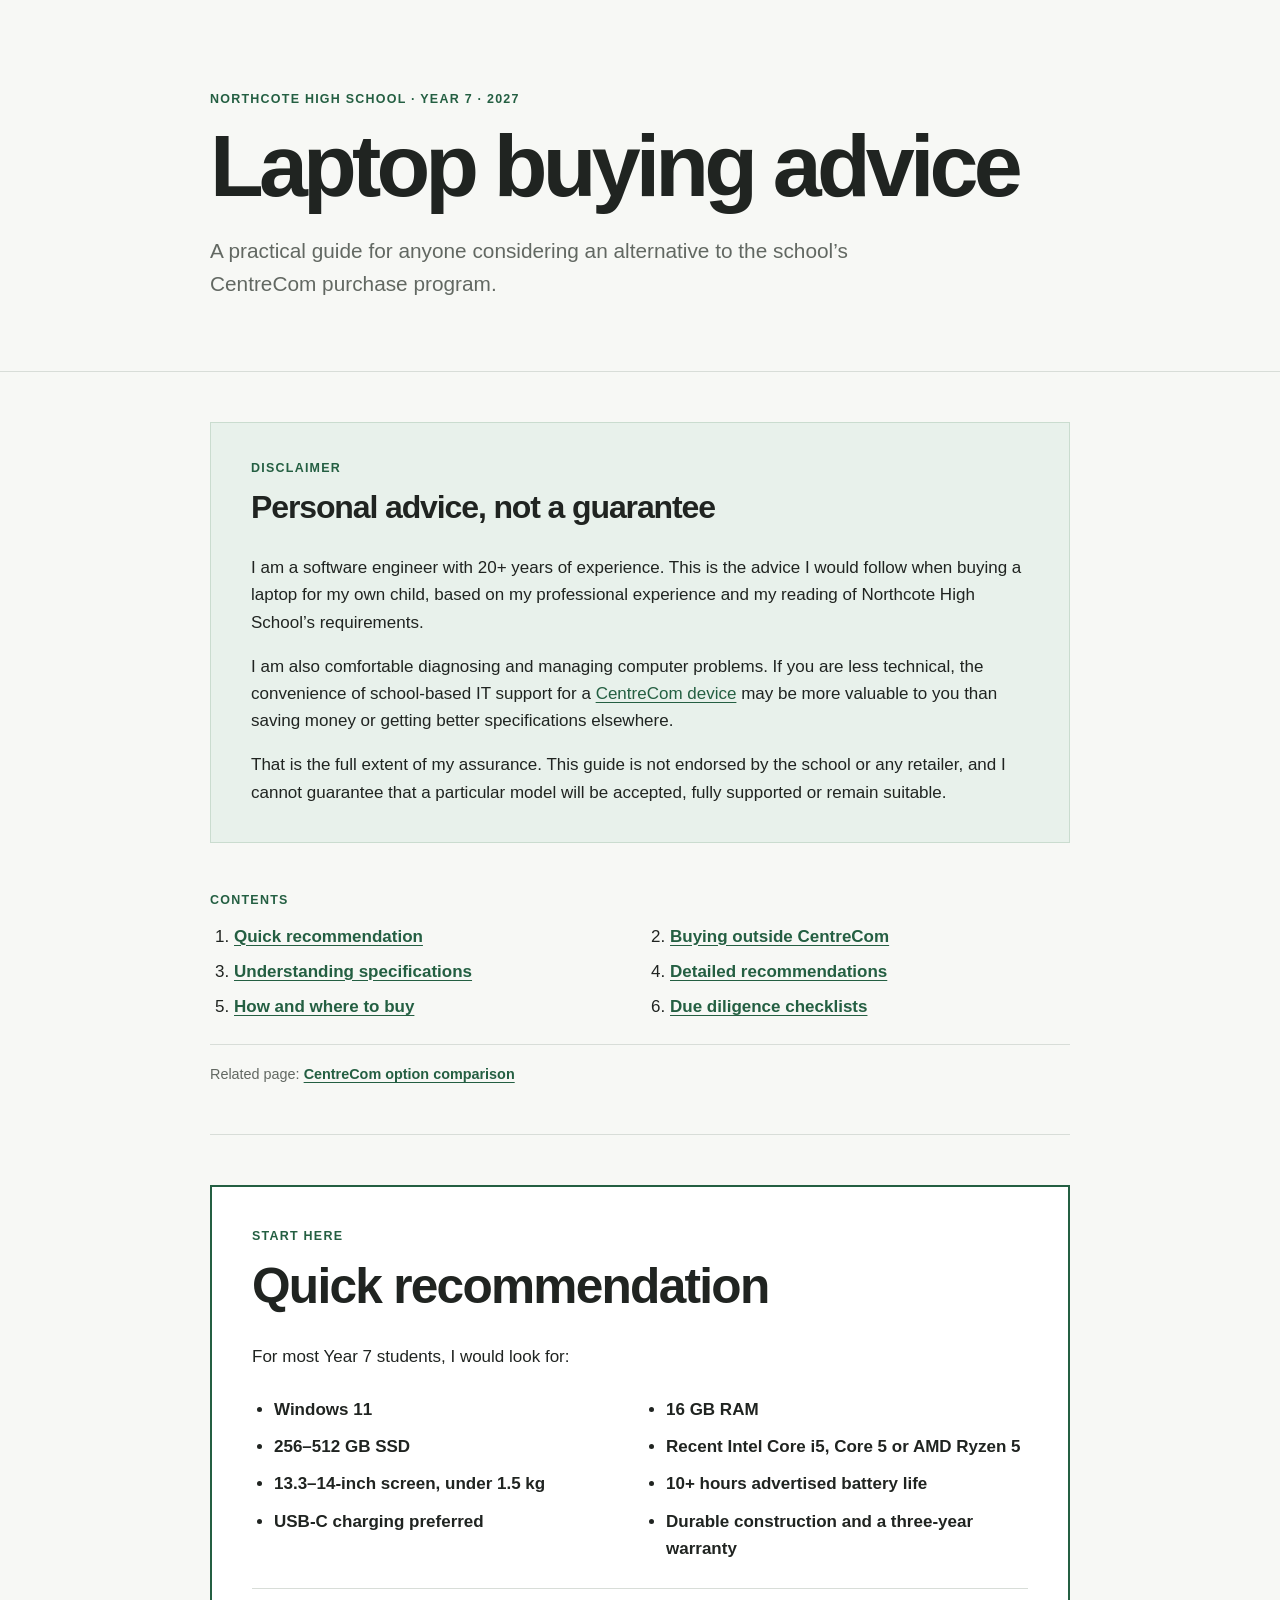
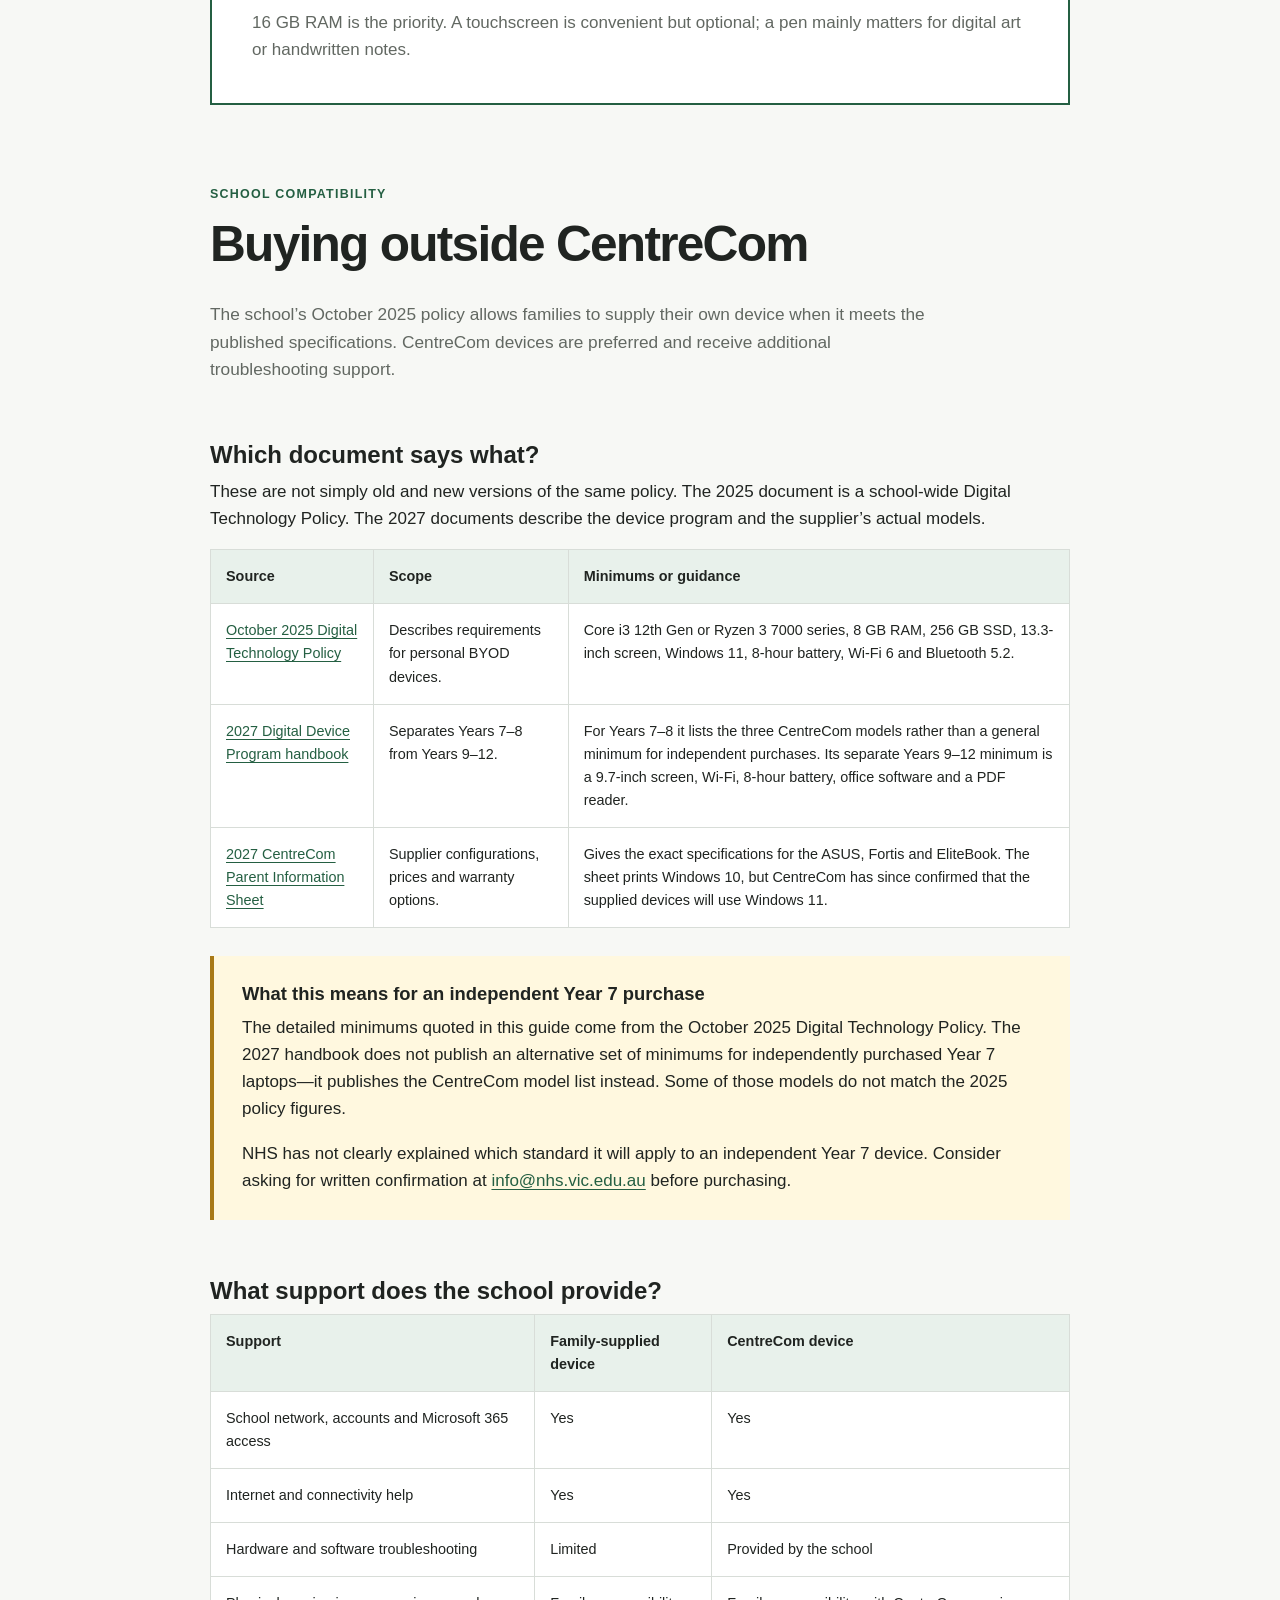
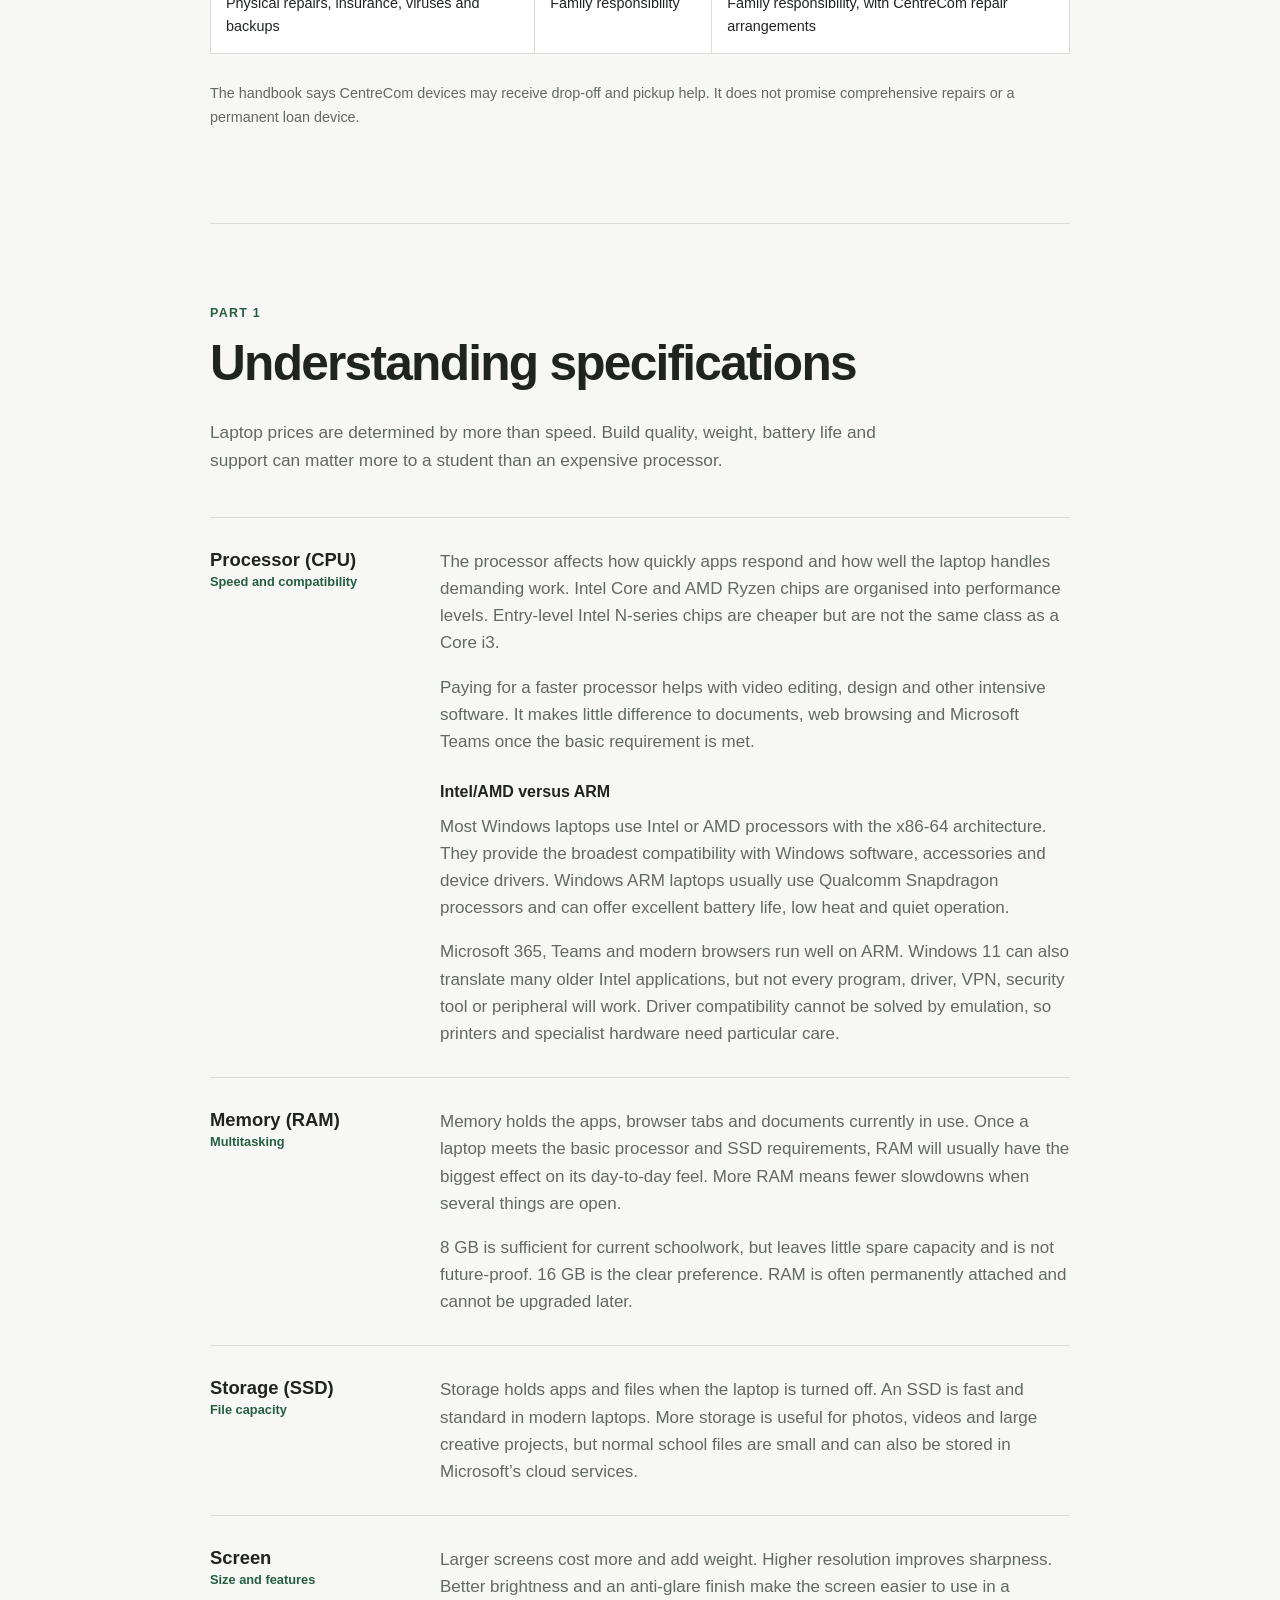
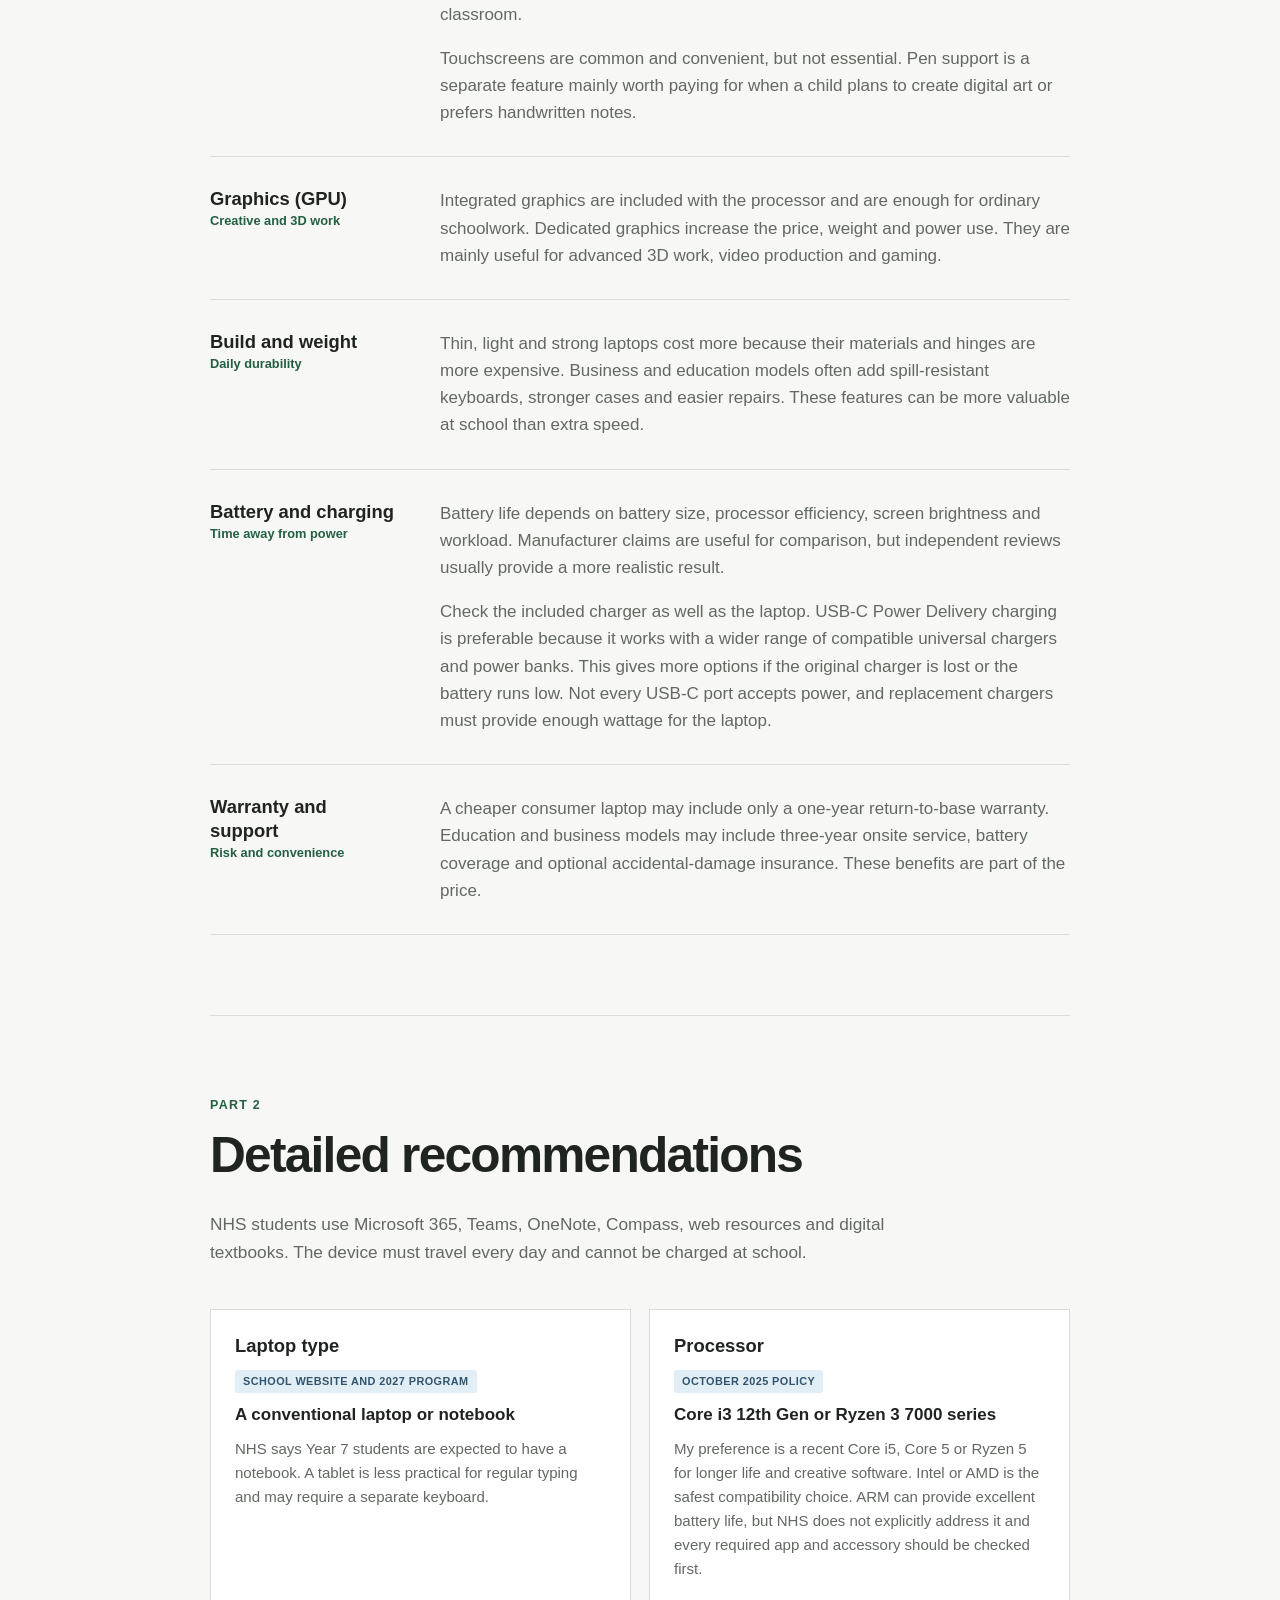
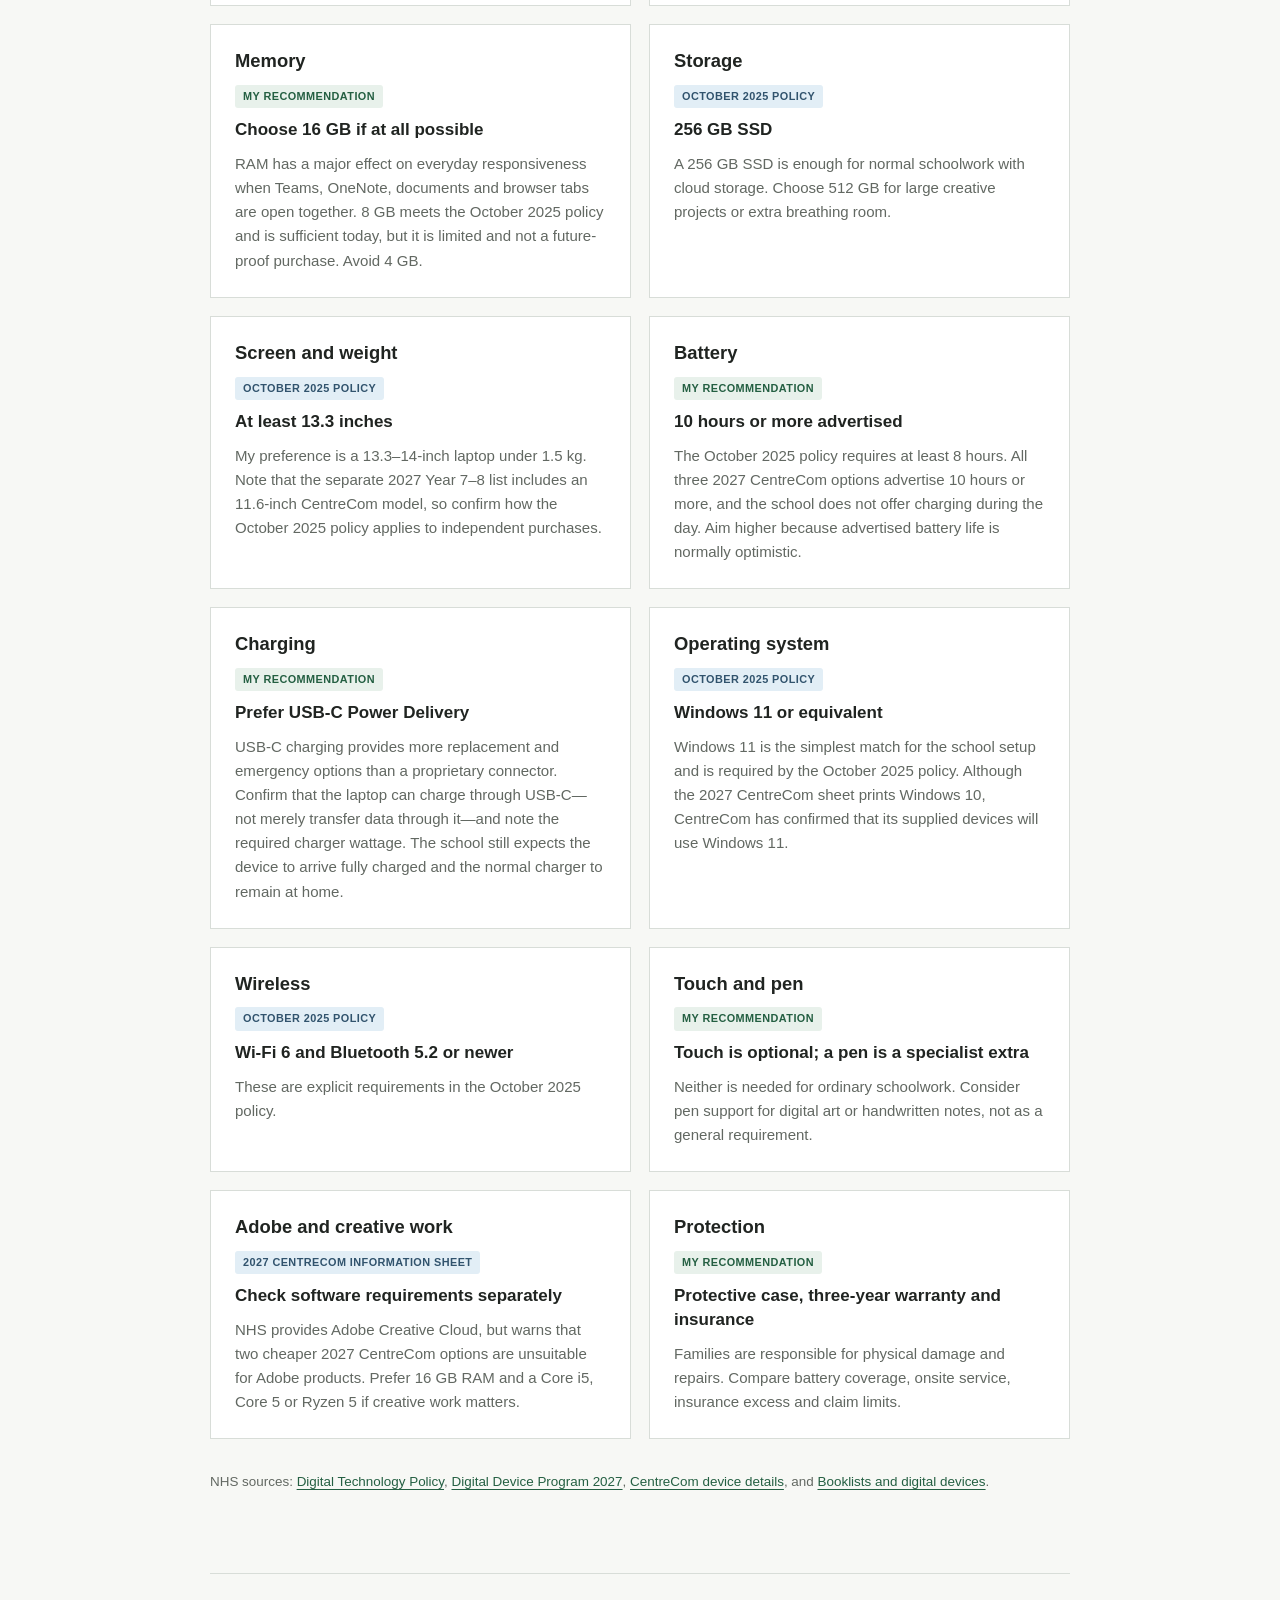
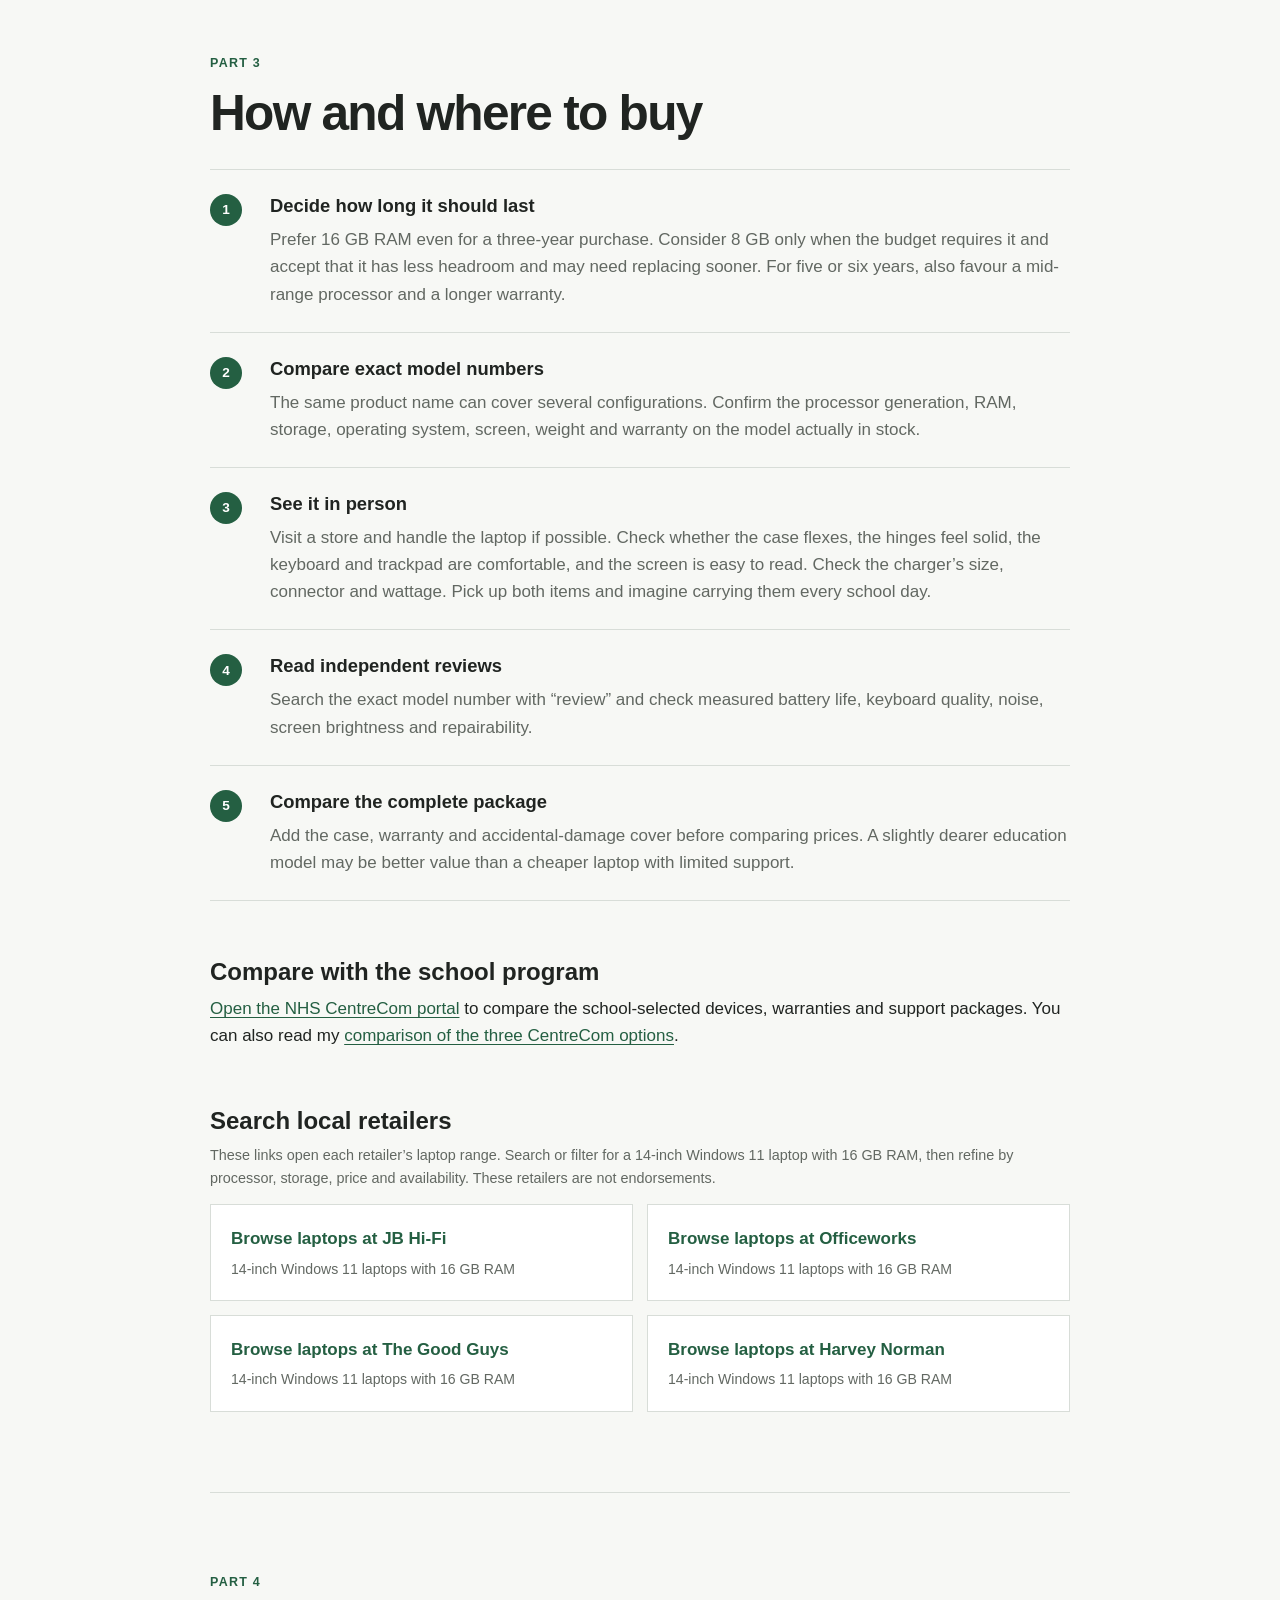
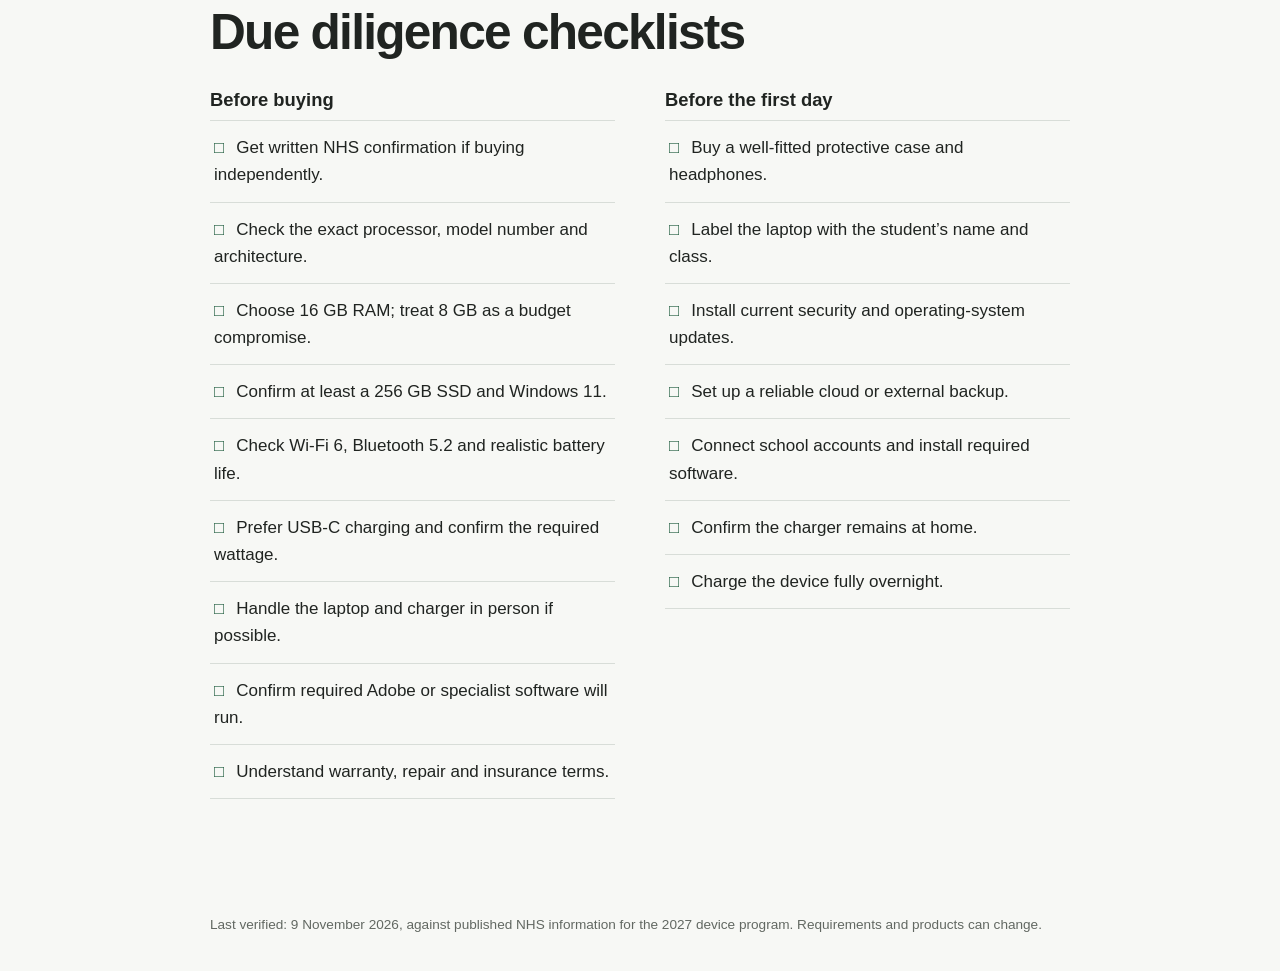
<file: index.html>
<!doctype html>
<html lang="en-AU">
  <head>
    <meta charset="UTF-8" />
    <meta name="viewport" content="width=device-width, initial-scale=1.0" />
    <meta
      name="description"
      content="Independent advice for buying a laptop for a Northcote High School Year 7 student."
    />
    <title>Year 7 Laptop Buying Guide</title>
    <link rel="stylesheet" href="styles.css" />
  </head>
  <body>
    <header>
      <div class="wrap">
        <p class="label">Northcote High School · Year 7 · 2027</p>
        <h1>Laptop buying advice</h1>
        <p class="lead">
          A practical guide for anyone considering an alternative to the
          school’s CentreCom purchase program.
        </p>
      </div>
    </header>

    <aside class="disclaimer wrap" aria-labelledby="disclaimer-title">
      <p class="label">Disclaimer</p>
      <h2 id="disclaimer-title">Personal advice, not a guarantee</h2>
      <p>
        I am a software engineer with 20+ years of experience. This is the advice
        I would follow when buying a laptop for my own child, based on my
        professional experience and my reading of Northcote High School’s
        requirements.
      </p>
      <p>
        I am also comfortable diagnosing and managing computer problems. If you
        are less technical, the convenience of school-based IT support for a
        <a href="centrecom-options.html">CentreCom device</a> may be more valuable
        to you than saving money or getting better specifications elsewhere.
      </p>
      <p>
        That is the full extent of my assurance. This guide is not endorsed by the
        school or any retailer, and I cannot guarantee that a particular model
        will be accepted, fully supported or remain suitable.
      </p>
    </aside>

    <main class="wrap">
      <nav class="contents" aria-labelledby="contents-title">
        <p class="label" id="contents-title">Contents</p>
        <ol>
          <li><a href="#quick-title">Quick recommendation</a></li>
          <li><a href="#independent-title">Buying outside CentreCom</a></li>
          <li><a href="#price-title">Understanding specifications</a></li>
          <li><a href="#needs-title">Detailed recommendations</a></li>
          <li><a href="#buy-title">How and where to buy</a></li>
          <li><a href="#checklist-title">Due diligence checklists</a></li>
        </ol>
        <p class="related-page">
          Related page:
          <a href="centrecom-options.html">CentreCom option comparison</a>
        </p>
      </nav>

      <section class="quick-recommendation" aria-labelledby="quick-title">
        <p class="label">Start here</p>
        <h2 id="quick-title">Quick recommendation</h2>
        <p>For most Year 7 students, I would look for:</p>
        <ul class="quick-spec-list">
          <li><strong>Windows 11</strong></li>
          <li><strong>16 GB RAM</strong></li>
          <li><strong>256–512 GB SSD</strong></li>
          <li><strong>Recent Intel Core i5, Core 5 or AMD Ryzen 5</strong></li>
          <li><strong>13.3–14-inch screen, under 1.5 kg</strong></li>
          <li><strong>10+ hours advertised battery life</strong></li>
          <li><strong>USB-C charging preferred</strong></li>
          <li><strong>Durable construction and a three-year warranty</strong></li>
        </ul>
        <p class="quick-note">
          16 GB RAM is the priority. A touchscreen is convenient but optional; a
          pen mainly matters for digital art or handwritten notes.
        </p>
      </section>

      <section aria-labelledby="independent-title">
        <p class="label">School compatibility</p>
        <h2 id="independent-title">Buying outside CentreCom</h2>
        <p class="section-intro">
          The school’s October 2025 policy allows families to supply their own
          device when it meets the published specifications. CentreCom devices are
          preferred and receive additional troubleshooting support.
        </p>

        <h3 class="subheading">Which document says what?</h3>
        <p>
          These are not simply old and new versions of the same policy. The 2025
          document is a school-wide Digital Technology Policy. The 2027 documents
          describe the device program and the supplier’s actual models.
        </p>
        <div class="table-wrap source-table">
          <table>
            <thead>
              <tr>
                <th>Source</th>
                <th>Scope</th>
                <th>Minimums or guidance</th>
              </tr>
            </thead>
            <tbody>
              <tr>
                <td>
                  <a
                    href="https://www.nhs.vic.edu.au/wp-content/uploads/2025/10/DIGITAL-LEARNING-POLICY-OCTOBER-2025-FINAL.pdf"
                    target="_blank"
                    rel="noreferrer"
                    >October 2025 Digital Technology Policy</a
                  >
                </td>
                <td>Describes requirements for personal BYOD devices.</td>
                <td>
                  Core i3 12th Gen or Ryzen 3 7000 series, 8 GB RAM, 256 GB SSD,
                  13.3-inch screen, Windows 11, 8-hour battery, Wi-Fi 6 and
                  Bluetooth 5.2.
                </td>
              </tr>
              <tr>
                <td>
                  <a
                    href="https://www.nhs.vic.edu.au/wp-content/uploads/2026/10/NHS-Digital-Device-Program-2027.pdf#page=4"
                    target="_blank"
                    rel="noreferrer"
                    >2027 Digital Device Program handbook</a
                  >
                </td>
                <td>Separates Years 7–8 from Years 9–12.</td>
                <td>
                  For Years 7–8 it lists the three CentreCom models rather than a
                  general minimum for independent purchases. Its separate Years
                  9–12 minimum is a 9.7-inch screen, Wi-Fi, 8-hour battery, office
                  software and a PDF reader.
                </td>
              </tr>
              <tr>
                <td>
                  <a
                    href="https://www.nhs.vic.edu.au/wp-content/uploads/2025/11/Northcote-High-BYOD-Parent-Information-Sheet-2027.pdf"
                    target="_blank"
                    rel="noreferrer"
                    >2027 CentreCom Parent Information Sheet</a
                  >
                </td>
                <td>Supplier configurations, prices and warranty options.</td>
                <td>
                  Gives the exact specifications for the ASUS, Fortis and
                  EliteBook. The sheet prints Windows 10, but CentreCom has since
                  confirmed that the supplied devices will use Windows 11.
                </td>
              </tr>
            </tbody>
          </table>
        </div>

        <div class="notice warning-notice">
          <h3>What this means for an independent Year 7 purchase</h3>
          <p>
            The detailed minimums quoted in this guide come from the October 2025
            Digital Technology Policy. The 2027 handbook does not publish an
            alternative set of minimums for independently purchased Year 7
            laptops—it publishes the CentreCom model list instead. Some of those
            models do not match the 2025 policy figures.
          </p>
          <p>
            NHS has not clearly explained which standard it will apply to an
            independent Year 7 device. Consider asking for written confirmation at
            <a href="mailto:info@nhs.vic.edu.au">info@nhs.vic.edu.au</a> before
            purchasing.
          </p>
        </div>

        <h3 class="subheading">What support does the school provide?</h3>
        <div class="table-wrap">
          <table>
            <thead>
              <tr>
                <th>Support</th>
                <th>Family-supplied device</th>
                <th>CentreCom device</th>
              </tr>
            </thead>
            <tbody>
              <tr>
                <td>School network, accounts and Microsoft 365 access</td>
                <td>Yes</td>
                <td>Yes</td>
              </tr>
              <tr>
                <td>Internet and connectivity help</td>
                <td>Yes</td>
                <td>Yes</td>
              </tr>
              <tr>
                <td>Hardware and software troubleshooting</td>
                <td>Limited</td>
                <td>Provided by the school</td>
              </tr>
              <tr>
                <td>Physical repairs, insurance, viruses and backups</td>
                <td>Family responsibility</td>
                <td>Family responsibility, with CentreCom repair arrangements</td>
              </tr>
            </tbody>
          </table>
        </div>
        <p class="small-note">
          The handbook says CentreCom devices may receive drop-off and pickup help.
          It does not promise comprehensive repairs or a permanent loan device.
        </p>
      </section>

      <section aria-labelledby="price-title">
        <p class="label">Part 1</p>
        <h2 id="price-title">Understanding specifications</h2>
        <p class="section-intro">
          Laptop prices are determined by more than speed. Build quality, weight,
          battery life and support can matter more to a student than an expensive
          processor.
        </p>

        <div class="factor-list">
          <article class="factor">
            <div>
              <h3>Processor (CPU)</h3>
              <p class="factor-tag">Speed and compatibility</p>
            </div>
            <div>
              <p>
                The processor affects how quickly apps respond and how well the
                laptop handles demanding work. Intel Core and AMD Ryzen chips are
                organised into performance levels. Entry-level Intel N-series
                chips are cheaper but are not the same class as a Core i3.
              </p>
              <p>
                Paying for a faster processor helps with video editing, design and
                other intensive software. It makes little difference to documents,
                web browsing and Microsoft Teams once the basic requirement is met.
              </p>
              <h4>Intel/AMD versus ARM</h4>
              <p>
                Most Windows laptops use Intel or AMD processors with the x86-64
                architecture. They provide the broadest compatibility with Windows
                software, accessories and device drivers. Windows ARM laptops
                usually use Qualcomm Snapdragon processors and can offer excellent
                battery life, low heat and quiet operation.
              </p>
              <p>
                Microsoft 365, Teams and modern browsers run well on ARM. Windows
                11 can also translate many older Intel applications, but not every
                program, driver, VPN, security tool or peripheral will work. Driver
                compatibility cannot be solved by emulation, so printers and
                specialist hardware need particular care.
              </p>
            </div>
          </article>

          <article class="factor">
            <div>
              <h3>Memory (RAM)</h3>
              <p class="factor-tag">Multitasking</p>
            </div>
            <div>
              <p>
                Memory holds the apps, browser tabs and documents currently in
                use. Once a laptop meets the basic processor and SSD requirements,
                RAM will usually have the biggest effect on its day-to-day feel.
                More RAM means fewer slowdowns when several things are open.
              </p>
              <p>
                8 GB is sufficient for current schoolwork, but leaves little spare
                capacity and is not future-proof. 16 GB is the clear preference.
                RAM is often permanently attached and cannot be upgraded later.
              </p>
            </div>
          </article>

          <article class="factor">
            <div>
              <h3>Storage (SSD)</h3>
              <p class="factor-tag">File capacity</p>
            </div>
            <div>
              <p>
                Storage holds apps and files when the laptop is turned off. An SSD
                is fast and standard in modern laptops. More storage is useful for
                photos, videos and large creative projects, but normal school files
                are small and can also be stored in Microsoft’s cloud services.
              </p>
            </div>
          </article>

          <article class="factor">
            <div>
              <h3>Screen</h3>
              <p class="factor-tag">Size and features</p>
            </div>
            <div>
              <p>
                Larger screens cost more and add weight. Higher resolution improves
                sharpness. Better brightness and an anti-glare finish make the
                screen easier to use in a classroom.
              </p>
              <p>
                Touchscreens are common and convenient, but not essential. Pen
                support is a separate feature mainly worth paying for when a child
                plans to create digital art or prefers handwritten notes.
              </p>
            </div>
          </article>

          <article class="factor">
            <div>
              <h3>Graphics (GPU)</h3>
              <p class="factor-tag">Creative and 3D work</p>
            </div>
            <div>
              <p>
                Integrated graphics are included with the processor and are enough
                for ordinary schoolwork. Dedicated graphics increase the price,
                weight and power use. They are mainly useful for advanced 3D work,
                video production and gaming.
              </p>
            </div>
          </article>

          <article class="factor">
            <div>
              <h3>Build and weight</h3>
              <p class="factor-tag">Daily durability</p>
            </div>
            <div>
              <p>
                Thin, light and strong laptops cost more because their materials
                and hinges are more expensive. Business and education models often
                add spill-resistant keyboards, stronger cases and easier repairs.
                These features can be more valuable at school than extra speed.
              </p>
            </div>
          </article>

          <article class="factor">
            <div>
              <h3>Battery and charging</h3>
              <p class="factor-tag">Time away from power</p>
            </div>
            <div>
              <p>
                Battery life depends on battery size, processor efficiency, screen
                brightness and workload. Manufacturer claims are useful for
                comparison, but independent reviews usually provide a more
                realistic result.
              </p>
              <p>
                Check the included charger as well as the laptop. USB-C Power
                Delivery charging is preferable because it works with a wider range
                of compatible universal chargers and power banks. This gives more
                options if the original charger is lost or the battery runs low.
                Not every USB-C port accepts power, and replacement chargers must
                provide enough wattage for the laptop.
              </p>
            </div>
          </article>

          <article class="factor">
            <div>
              <h3>Warranty and support</h3>
              <p class="factor-tag">Risk and convenience</p>
            </div>
            <div>
              <p>
                A cheaper consumer laptop may include only a one-year return-to-base
                warranty. Education and business models may include three-year
                onsite service, battery coverage and optional accidental-damage
                insurance. These benefits are part of the price.
              </p>
            </div>
          </article>
        </div>
      </section>

      <section aria-labelledby="needs-title">
        <p class="label">Part 2</p>
        <h2 id="needs-title">Detailed recommendations</h2>
        <p class="section-intro">
          NHS students use Microsoft 365, Teams, OneNote, Compass, web resources
          and digital textbooks. The device must travel every day and cannot be
          charged at school.
        </p>

        <div class="recommendations">
          <article>
            <h3>Laptop type</h3>
            <span class="requirement-badge">School website and 2027 program</span>
            <strong>A conventional laptop or notebook</strong>
            <p>
              NHS says Year 7 students are expected to have a notebook. A tablet
              is less practical for regular typing and may require a separate
              keyboard.
            </p>
          </article>

          <article>
            <h3>Processor</h3>
            <span class="requirement-badge">October 2025 policy</span>
            <strong>Core i3 12th Gen or Ryzen 3 7000 series</strong>
            <p>
              My preference is a recent Core i5, Core 5 or Ryzen 5 for longer life
              and creative software. Intel or AMD is the safest compatibility
              choice. ARM can provide excellent battery life, but NHS does not
              explicitly address it and every required app and accessory should be
              checked first.
            </p>
          </article>

          <article>
            <h3>Memory</h3>
            <span class="advice-badge">My recommendation</span>
            <strong>Choose 16 GB if at all possible</strong>
            <p>
              RAM has a major effect on everyday responsiveness when Teams,
              OneNote, documents and browser tabs are open together. 8 GB meets
              the October 2025 policy and is sufficient today, but it is limited
              and not a future-proof purchase. Avoid 4 GB.
            </p>
          </article>

          <article>
            <h3>Storage</h3>
            <span class="requirement-badge">October 2025 policy</span>
            <strong>256 GB SSD</strong>
            <p>
              A 256 GB SSD is enough for normal schoolwork with cloud storage.
              Choose 512 GB for large creative projects or extra breathing room.
            </p>
          </article>

          <article>
            <h3>Screen and weight</h3>
            <span class="requirement-badge">October 2025 policy</span>
            <strong>At least 13.3 inches</strong>
            <p>
              My preference is a 13.3–14-inch laptop under 1.5 kg. Note that the
              separate 2027 Year 7–8 list includes an 11.6-inch CentreCom model, so
              confirm how the October 2025 policy applies to independent purchases.
            </p>
          </article>

          <article>
            <h3>Battery</h3>
            <span class="advice-badge">My recommendation</span>
            <strong>10 hours or more advertised</strong>
            <p>
              The October 2025 policy requires at least 8 hours. All three 2027
              CentreCom options advertise 10 hours or more, and the school does not
              offer charging during the day. Aim higher because advertised battery
              life is normally optimistic.
            </p>
          </article>

          <article>
            <h3>Charging</h3>
            <span class="advice-badge">My recommendation</span>
            <strong>Prefer USB-C Power Delivery</strong>
            <p>
              USB-C charging provides more replacement and emergency options than
              a proprietary connector. Confirm that the laptop can charge through
              USB-C—not merely transfer data through it—and note the required
              charger wattage. The school still expects the device to arrive fully
              charged and the normal charger to remain at home.
            </p>
          </article>

          <article>
            <h3>Operating system</h3>
            <span class="requirement-badge">October 2025 policy</span>
            <strong>Windows 11 or equivalent</strong>
            <p>
              Windows 11 is the simplest match for the school setup and is required
              by the October 2025 policy. Although the 2027 CentreCom sheet prints
              Windows 10, CentreCom has confirmed that its supplied devices will
              use Windows 11.
            </p>
          </article>

          <article>
            <h3>Wireless</h3>
            <span class="requirement-badge">October 2025 policy</span>
            <strong>Wi-Fi 6 and Bluetooth 5.2 or newer</strong>
            <p>These are explicit requirements in the October 2025 policy.</p>
          </article>

          <article>
            <h3>Touch and pen</h3>
            <span class="advice-badge">My recommendation</span>
            <strong>Touch is optional; a pen is a specialist extra</strong>
            <p>
              Neither is needed for ordinary schoolwork. Consider pen support for
              digital art or handwritten notes, not as a general requirement.
            </p>
          </article>

          <article>
            <h3>Adobe and creative work</h3>
            <span class="requirement-badge">2027 CentreCom information sheet</span>
            <strong>Check software requirements separately</strong>
            <p>
              NHS provides Adobe Creative Cloud, but warns that two cheaper 2027
              CentreCom options are unsuitable for Adobe products. Prefer 16 GB
              RAM and a Core i5, Core 5 or Ryzen 5 if creative work matters.
            </p>
          </article>

          <article>
            <h3>Protection</h3>
            <span class="advice-badge">My recommendation</span>
            <strong>Protective case, three-year warranty and insurance</strong>
            <p>
              Families are responsible for physical damage and repairs. Compare
              battery coverage, onsite service, insurance excess and claim limits.
            </p>
          </article>
        </div>

        <p class="source-links">
          NHS sources:
          <a
            href="https://www.nhs.vic.edu.au/wp-content/uploads/2025/10/DIGITAL-LEARNING-POLICY-OCTOBER-2025-FINAL.pdf"
            target="_blank"
            rel="noreferrer"
            >Digital Technology Policy</a
          >,
          <a
            href="https://www.nhs.vic.edu.au/wp-content/uploads/2026/10/NHS-Digital-Device-Program-2027.pdf"
            target="_blank"
            rel="noreferrer"
            >Digital Device Program 2027</a
          >,
          <a
            href="https://www.nhs.vic.edu.au/wp-content/uploads/2025/11/Northcote-High-BYOD-Parent-Information-Sheet-2027.pdf"
            target="_blank"
            rel="noreferrer"
            >CentreCom device details</a
          >, and
          <a
            href="https://www.nhs.vic.edu.au/learning-teaching-excellence/booklists-and-digital-devices/"
            target="_blank"
            rel="noreferrer"
            >Booklists and digital devices</a
          >.
        </p>
      </section>

      <section aria-labelledby="buy-title">
        <p class="label">Part 3</p>
        <h2 id="buy-title">How and where to buy</h2>

        <div class="buying-steps">
          <article>
            <span>1</span>
            <div>
              <h3>Decide how long it should last</h3>
              <p>
                Prefer 16 GB RAM even for a three-year purchase. Consider 8 GB only
                when the budget requires it and accept that it has less headroom
                and may need replacing sooner. For five or six years, also favour a
                mid-range processor and a longer warranty.
              </p>
            </div>
          </article>
          <article>
            <span>2</span>
            <div>
              <h3>Compare exact model numbers</h3>
              <p>
                The same product name can cover several configurations. Confirm
                the processor generation, RAM, storage, operating system, screen,
                weight and warranty on the model actually in stock.
              </p>
            </div>
          </article>
          <article>
            <span>3</span>
            <div>
              <h3>See it in person</h3>
              <p>
                Visit a store and handle the laptop if possible. Check whether the
                case flexes, the hinges feel solid, the keyboard and trackpad are
                comfortable, and the screen is easy to read. Check the charger’s
                size, connector and wattage. Pick up both items and imagine carrying
                them every school day.
              </p>
            </div>
          </article>
          <article>
            <span>4</span>
            <div>
              <h3>Read independent reviews</h3>
              <p>
                Search the exact model number with “review” and check measured
                battery life, keyboard quality, noise, screen brightness and
                repairability.
              </p>
            </div>
          </article>
          <article>
            <span>5</span>
            <div>
              <h3>Compare the complete package</h3>
              <p>
                Add the case, warranty and accidental-damage cover before comparing
                prices. A slightly dearer education model may be better value than
                a cheaper laptop with limited support.
              </p>
            </div>
          </article>
        </div>

        <h3 class="subheading">Compare with the school program</h3>
        <p>
          <a
            href="https://eduportal.centrecom.com.au/Student/Register?schoolRegistrationCode=NHS3070"
            target="_blank"
            rel="noreferrer"
            >Open the NHS CentreCom portal</a
          >
          to compare the school-selected devices, warranties and support packages.
          You can also read my
          <a href="centrecom-options.html">comparison of the three CentreCom options</a>.
        </p>

        <h3 class="subheading">Search local retailers</h3>
        <p class="small-note">
          These links open each retailer’s laptop range. Search or filter for a
          14-inch Windows 11 laptop with 16 GB RAM, then refine by processor,
          storage, price and availability. These retailers are not endorsements.
        </p>
        <div class="link-grid">
          <a
            href="https://www.jbhifi.com.au/collections/computers-tablets/laptops"
            target="_blank"
            rel="noreferrer"
          >
            <strong>Browse laptops at JB Hi-Fi</strong>
            <span>14-inch Windows 11 laptops with 16 GB RAM</span>
          </a>
          <a
            href="https://www.officeworks.com.au/shop/officeworks/c/technology/laptops/all-laptops"
            target="_blank"
            rel="noreferrer"
          >
            <strong>Browse laptops at Officeworks</strong>
            <span>14-inch Windows 11 laptops with 16 GB RAM</span>
          </a>
          <a
            href="https://www.thegoodguys.com.au/computers-tablets-and-gaming/desktop-and-laptop/laptops"
            target="_blank"
            rel="noreferrer"
          >
            <strong>Browse laptops at The Good Guys</strong>
            <span>14-inch Windows 11 laptops with 16 GB RAM</span>
          </a>
          <a
            href="https://www.harveynorman.com.au/computers-tablets/computers/laptops/laptops/1065"
            target="_blank"
            rel="noreferrer"
          >
            <strong>Browse laptops at Harvey Norman</strong>
            <span>14-inch Windows 11 laptops with 16 GB RAM</span>
          </a>
        </div>
      </section>

      <section class="checklist" aria-labelledby="checklist-title">
        <p class="label">Part 4</p>
        <h2 id="checklist-title">Due diligence checklists</h2>

        <div class="checklist-columns">
          <div>
            <h3>Before buying</h3>
            <ul>
              <li>Get written NHS confirmation if buying independently.</li>
              <li>Check the exact processor, model number and architecture.</li>
              <li>Choose 16 GB RAM; treat 8 GB as a budget compromise.</li>
              <li>Confirm at least a 256 GB SSD and Windows 11.</li>
              <li>Check Wi-Fi 6, Bluetooth 5.2 and realistic battery life.</li>
              <li>Prefer USB-C charging and confirm the required wattage.</li>
              <li>Handle the laptop and charger in person if possible.</li>
              <li>Confirm required Adobe or specialist software will run.</li>
              <li>Understand warranty, repair and insurance terms.</li>
            </ul>
          </div>
          <div>
            <h3>Before the first day</h3>
            <ul>
              <li>Buy a well-fitted protective case and headphones.</li>
              <li>Label the laptop with the student’s name and class.</li>
              <li>Install current security and operating-system updates.</li>
              <li>Set up a reliable cloud or external backup.</li>
              <li>Connect school accounts and install required software.</li>
              <li>Confirm the charger remains at home.</li>
              <li>Charge the device fully overnight.</li>
            </ul>
          </div>
        </div>
      </section>
    </main>

    <footer>
      <div class="wrap">
        <p>
          Last verified: 9 November 2026, against published NHS information for
          the 2027 device program. Requirements and products can change.
        </p>
      </div>
    </footer>
  </body>
</html>
</file>
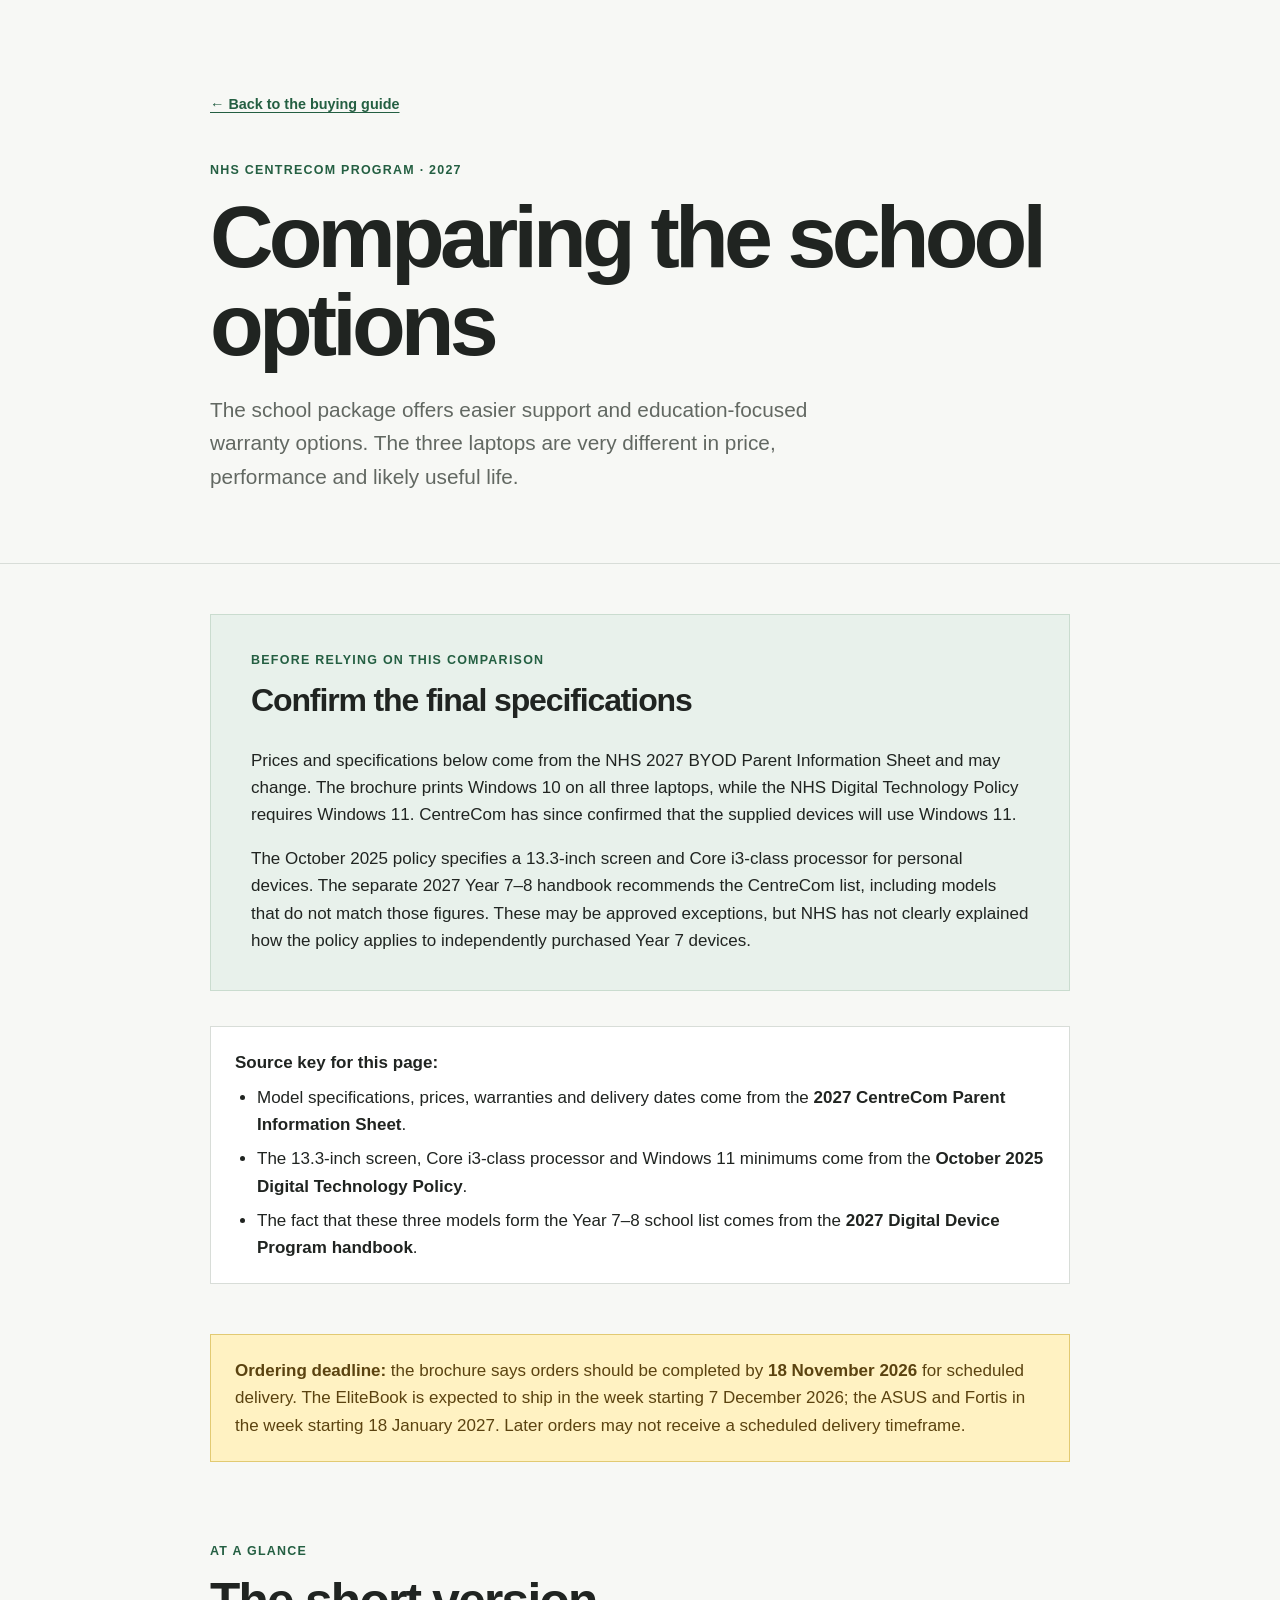
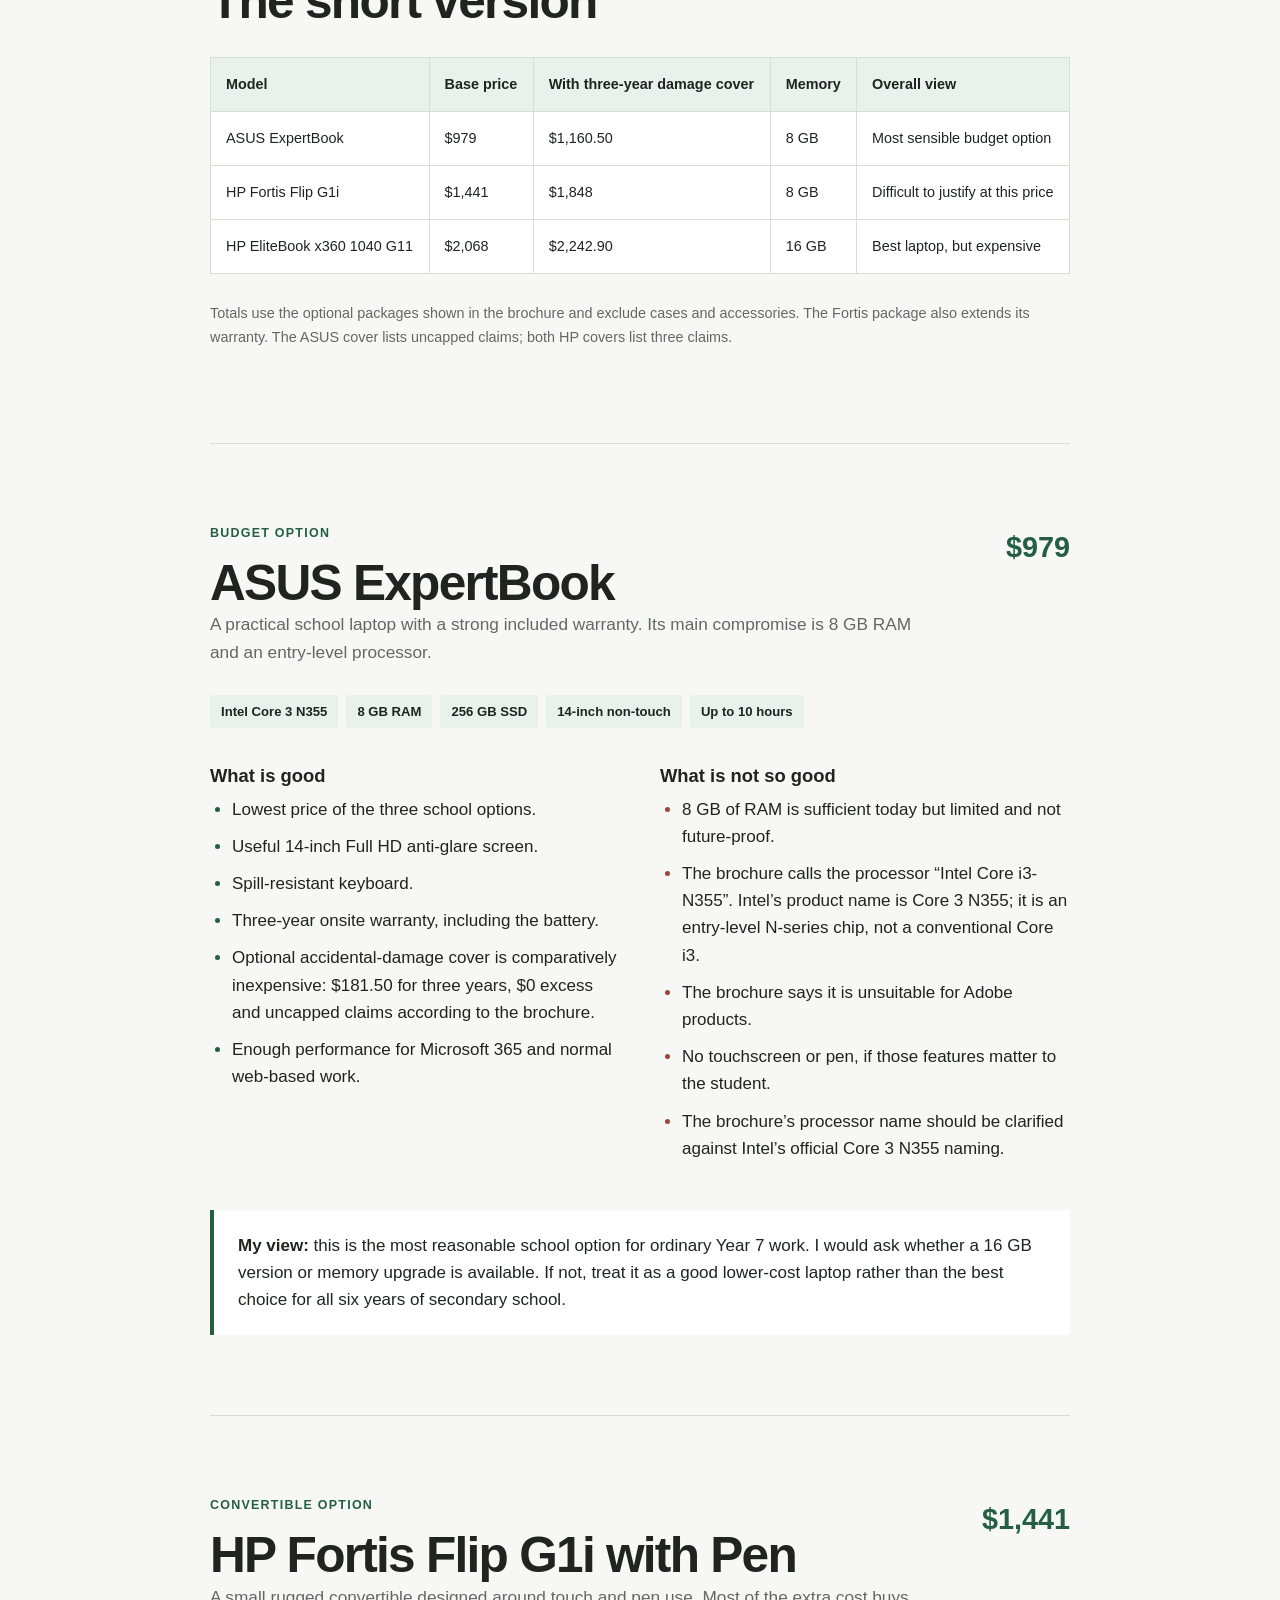
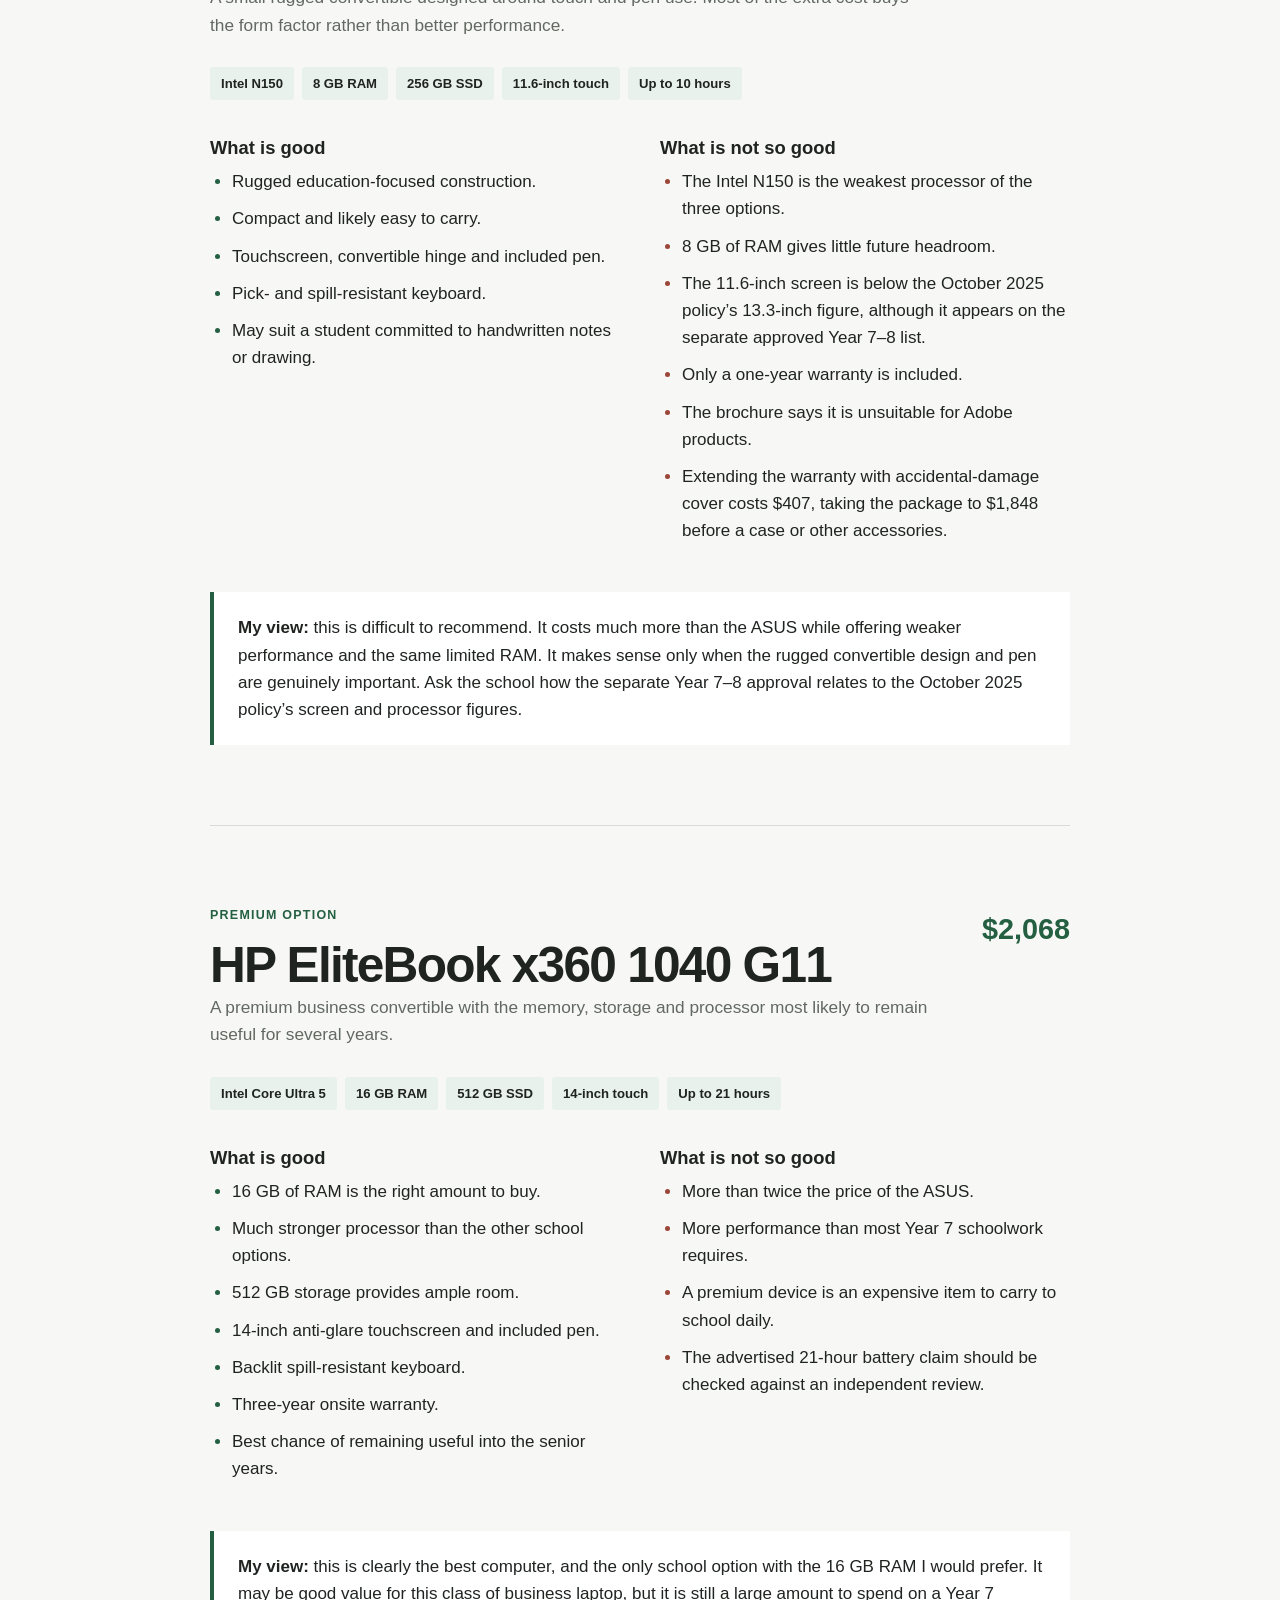
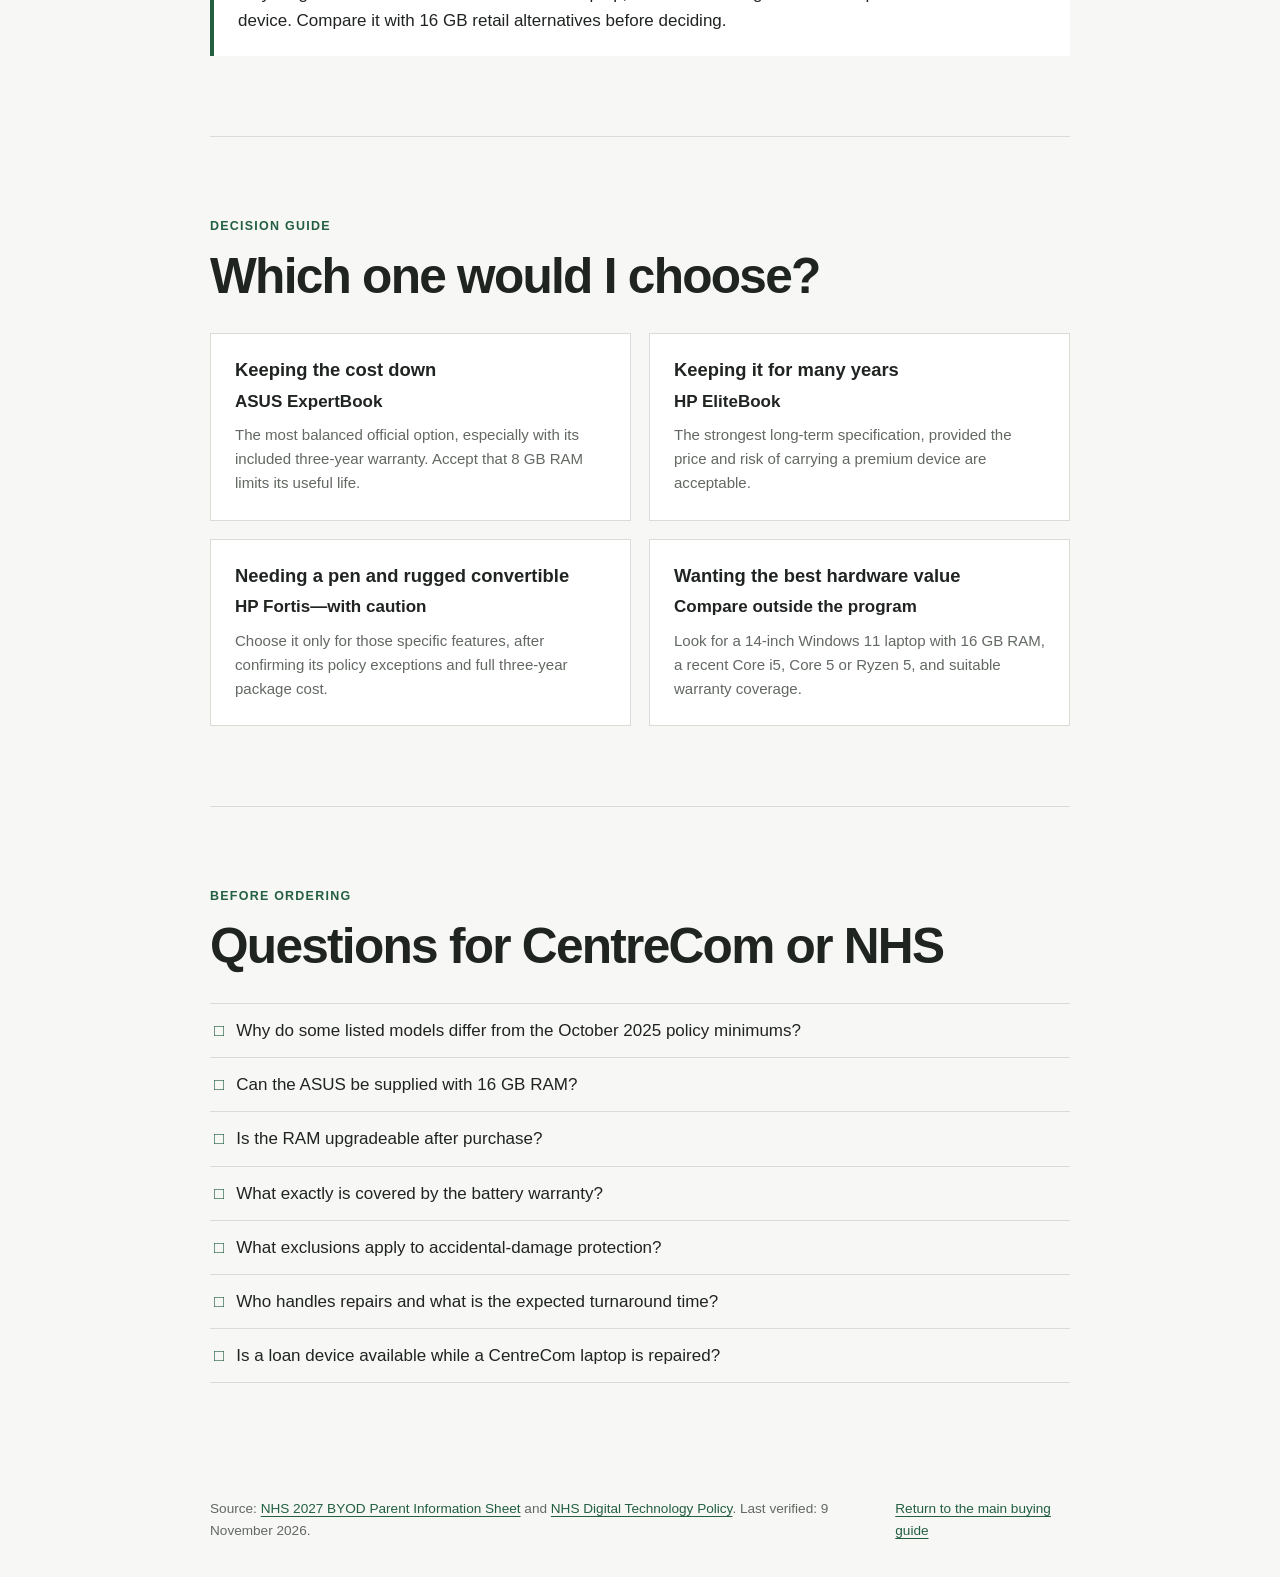
<file: centrecom-options.html>
<!doctype html>
<html lang="en-AU">
  <head>
    <meta charset="UTF-8" />
    <meta name="viewport" content="width=device-width, initial-scale=1.0" />
    <meta
      name="description"
      content="An independent comparison of Northcote High School's 2027 CentreCom laptop options."
    />
    <title>CentreCom Options | Year 7 Laptop Buying Guide</title>
    <link rel="stylesheet" href="styles.css" />
  </head>
  <body>
    <header>
      <div class="wrap">
        <a class="back-link" href="index.html">← Back to the buying guide</a>
        <p class="label">NHS CentreCom program · 2027</p>
        <h1>Comparing the school options</h1>
        <p class="lead">
          The school package offers easier support and education-focused warranty
          options. The three laptops are very different in price, performance and
          likely useful life.
        </p>
      </div>
    </header>

    <main class="wrap">
      <section class="disclaimer" aria-labelledby="comparison-disclaimer">
        <p class="label">Before relying on this comparison</p>
        <h2 id="comparison-disclaimer">Confirm the final specifications</h2>
        <p>
          Prices and specifications below come from the NHS 2027 BYOD Parent
          Information Sheet and may change. The brochure prints Windows 10 on all
          three laptops, while the NHS Digital Technology Policy requires Windows
          11. CentreCom has since confirmed that the supplied devices will use
          Windows 11.
        </p>
        <p>
          The October 2025 policy specifies a 13.3-inch screen and Core i3-class
          processor for personal devices. The separate 2027 Year 7–8 handbook
          recommends the CentreCom list, including models that do not match those
          figures. These may be approved exceptions, but NHS has not clearly
          explained how the policy applies to independently purchased Year 7
          devices.
        </p>
      </section>

      <div class="source-key">
        <p><strong>Source key for this page:</strong></p>
        <ul>
          <li>
            Model specifications, prices, warranties and delivery dates come from
            the <strong>2027 CentreCom Parent Information Sheet</strong>.
          </li>
          <li>
            The 13.3-inch screen, Core i3-class processor and Windows 11 minimums
            come from the <strong>October 2025 Digital Technology Policy</strong>.
          </li>
          <li>
            The fact that these three models form the Year 7–8 school list comes
            from the <strong>2027 Digital Device Program handbook</strong>.
          </li>
        </ul>
      </div>

      <aside class="deadline-notice">
        <strong>Ordering deadline:</strong> the brochure says orders should be
        completed by <strong>18 November 2026</strong> for scheduled delivery. The
        EliteBook is expected to ship in the week starting 7 December 2026; the
        ASUS and Fortis in the week starting 18 January 2027. Later orders may not
        receive a scheduled delivery timeframe.
      </aside>

      <section aria-labelledby="summary-title">
        <p class="label">At a glance</p>
        <h2 id="summary-title">The short version</h2>
        <div class="table-wrap">
          <table>
            <thead>
              <tr>
                <th>Model</th>
                <th>Base price</th>
                <th>With three-year damage cover</th>
                <th>Memory</th>
                <th>Overall view</th>
              </tr>
            </thead>
            <tbody>
              <tr>
                <td>ASUS ExpertBook</td>
                <td>$979</td>
                <td>$1,160.50</td>
                <td>8 GB</td>
                <td>Most sensible budget option</td>
              </tr>
              <tr>
                <td>HP Fortis Flip G1i</td>
                <td>$1,441</td>
                <td>$1,848</td>
                <td>8 GB</td>
                <td>Difficult to justify at this price</td>
              </tr>
              <tr>
                <td>HP EliteBook x360 1040 G11</td>
                <td>$2,068</td>
                <td>$2,242.90</td>
                <td>16 GB</td>
                <td>Best laptop, but expensive</td>
              </tr>
            </tbody>
          </table>
        </div>
        <p class="small-note">
          Totals use the optional packages shown in the brochure and exclude cases
          and accessories. The Fortis package also extends its warranty. The ASUS
          cover lists uncapped claims; both HP covers list three claims.
        </p>
      </section>

      <section class="option" aria-labelledby="asus-title">
        <div class="option-heading">
          <div>
            <p class="label">Budget option</p>
            <h2 id="asus-title">ASUS ExpertBook</h2>
          </div>
          <p class="price">$979</p>
        </div>

        <p class="option-summary">
          A practical school laptop with a strong included warranty. Its main
          compromise is 8 GB RAM and an entry-level processor.
        </p>

        <div class="spec-strip">
          <span>Intel Core 3 N355</span>
          <span>8 GB RAM</span>
          <span>256 GB SSD</span>
          <span>14-inch non-touch</span>
          <span>Up to 10 hours</span>
        </div>

        <div class="pros-cons">
          <div>
            <h3>What is good</h3>
            <ul class="good-list">
              <li>Lowest price of the three school options.</li>
              <li>Useful 14-inch Full HD anti-glare screen.</li>
              <li>Spill-resistant keyboard.</li>
              <li>Three-year onsite warranty, including the battery.</li>
              <li>
                Optional accidental-damage cover is comparatively inexpensive:
                $181.50 for three years, $0 excess and uncapped claims according
                to the brochure.
              </li>
              <li>Enough performance for Microsoft 365 and normal web-based work.</li>
            </ul>
          </div>
          <div>
            <h3>What is not so good</h3>
            <ul class="bad-list">
              <li>
                8 GB of RAM is sufficient today but limited and not future-proof.
              </li>
              <li>
                The brochure calls the processor “Intel Core i3-N355”. Intel’s
                product name is Core 3 N355; it is an entry-level N-series chip,
                not a conventional Core i3.
              </li>
              <li>The brochure says it is unsuitable for Adobe products.</li>
              <li>No touchscreen or pen, if those features matter to the student.</li>
              <li>
                The brochure’s processor name should be clarified against Intel’s
                official Core 3 N355 naming.
              </li>
            </ul>
          </div>
        </div>

        <p class="verdict">
          <strong>My view:</strong> this is the most reasonable school option for
          ordinary Year 7 work. I would ask whether a 16 GB version or memory
          upgrade is available. If not, treat it as a good lower-cost laptop rather
          than the best choice for all six years of secondary school.
        </p>
      </section>

      <section class="option" aria-labelledby="fortis-title">
        <div class="option-heading">
          <div>
            <p class="label">Convertible option</p>
            <h2 id="fortis-title">HP Fortis Flip G1i with Pen</h2>
          </div>
          <p class="price">$1,441</p>
        </div>

        <p class="option-summary">
          A small rugged convertible designed around touch and pen use. Most of the
          extra cost buys the form factor rather than better performance.
        </p>

        <div class="spec-strip">
          <span>Intel N150</span>
          <span>8 GB RAM</span>
          <span>256 GB SSD</span>
          <span>11.6-inch touch</span>
          <span>Up to 10 hours</span>
        </div>

        <div class="pros-cons">
          <div>
            <h3>What is good</h3>
            <ul class="good-list">
              <li>Rugged education-focused construction.</li>
              <li>Compact and likely easy to carry.</li>
              <li>Touchscreen, convertible hinge and included pen.</li>
              <li>Pick- and spill-resistant keyboard.</li>
              <li>May suit a student committed to handwritten notes or drawing.</li>
            </ul>
          </div>
          <div>
            <h3>What is not so good</h3>
            <ul class="bad-list">
              <li>The Intel N150 is the weakest processor of the three options.</li>
              <li>8 GB of RAM gives little future headroom.</li>
              <li>
                The 11.6-inch screen is below the October 2025 policy’s 13.3-inch
                figure, although it appears on the separate approved Year 7–8 list.
              </li>
              <li>Only a one-year warranty is included.</li>
              <li>The brochure says it is unsuitable for Adobe products.</li>
              <li>
                Extending the warranty with accidental-damage cover costs $407,
                taking the package to $1,848 before a case or other accessories.
              </li>
            </ul>
          </div>
        </div>

        <p class="verdict">
          <strong>My view:</strong> this is difficult to recommend. It costs much
          more than the ASUS while offering weaker performance and the same limited
          RAM. It makes sense only when the rugged convertible design and pen are
          genuinely important. Ask the school how the separate Year 7–8 approval
          relates to the October 2025 policy’s screen and processor figures.
        </p>
      </section>

      <section class="option" aria-labelledby="elitebook-title">
        <div class="option-heading">
          <div>
            <p class="label">Premium option</p>
            <h2 id="elitebook-title">HP EliteBook x360 1040 G11</h2>
          </div>
          <p class="price">$2,068</p>
        </div>

        <p class="option-summary">
          A premium business convertible with the memory, storage and processor
          most likely to remain useful for several years.
        </p>

        <div class="spec-strip">
          <span>Intel Core Ultra 5</span>
          <span>16 GB RAM</span>
          <span>512 GB SSD</span>
          <span>14-inch touch</span>
          <span>Up to 21 hours</span>
        </div>

        <div class="pros-cons">
          <div>
            <h3>What is good</h3>
            <ul class="good-list">
              <li>16 GB of RAM is the right amount to buy.</li>
              <li>Much stronger processor than the other school options.</li>
              <li>512 GB storage provides ample room.</li>
              <li>14-inch anti-glare touchscreen and included pen.</li>
              <li>Backlit spill-resistant keyboard.</li>
              <li>Three-year onsite warranty.</li>
              <li>Best chance of remaining useful into the senior years.</li>
            </ul>
          </div>
          <div>
            <h3>What is not so good</h3>
            <ul class="bad-list">
              <li>More than twice the price of the ASUS.</li>
              <li>More performance than most Year 7 schoolwork requires.</li>
              <li>A premium device is an expensive item to carry to school daily.</li>
              <li>
                The advertised 21-hour battery claim should be checked against an
                independent review.
              </li>
            </ul>
          </div>
        </div>

        <p class="verdict">
          <strong>My view:</strong> this is clearly the best computer, and the only
          school option with the 16 GB RAM I would prefer. It may be good value for
          this class of business laptop, but it is still a large amount to spend on
          a Year 7 device. Compare it with 16 GB retail alternatives before deciding.
        </p>
      </section>

      <section aria-labelledby="decision-title">
        <p class="label">Decision guide</p>
        <h2 id="decision-title">Which one would I choose?</h2>
        <div class="recommendations decision-grid">
          <article>
            <h3>Keeping the cost down</h3>
            <strong>ASUS ExpertBook</strong>
            <p>
              The most balanced official option, especially with its included
              three-year warranty. Accept that 8 GB RAM limits its useful life.
            </p>
          </article>
          <article>
            <h3>Keeping it for many years</h3>
            <strong>HP EliteBook</strong>
            <p>
              The strongest long-term specification, provided the price and risk of
              carrying a premium device are acceptable.
            </p>
          </article>
          <article>
            <h3>Needing a pen and rugged convertible</h3>
            <strong>HP Fortis—with caution</strong>
            <p>
              Choose it only for those specific features, after confirming its
              policy exceptions and full three-year package cost.
            </p>
          </article>
          <article>
            <h3>Wanting the best hardware value</h3>
            <strong>Compare outside the program</strong>
            <p>
              Look for a 14-inch Windows 11 laptop with 16 GB RAM, a recent Core i5,
              Core 5 or Ryzen 5, and suitable warranty coverage.
            </p>
          </article>
        </div>
      </section>

      <section class="checklist" aria-labelledby="questions-title">
        <p class="label">Before ordering</p>
        <h2 id="questions-title">Questions for CentreCom or NHS</h2>
        <ul>
          <li>Why do some listed models differ from the October 2025 policy minimums?</li>
          <li>Can the ASUS be supplied with 16 GB RAM?</li>
          <li>Is the RAM upgradeable after purchase?</li>
          <li>What exactly is covered by the battery warranty?</li>
          <li>What exclusions apply to accidental-damage protection?</li>
          <li>Who handles repairs and what is the expected turnaround time?</li>
          <li>Is a loan device available while a CentreCom laptop is repaired?</li>
        </ul>
      </section>
    </main>

    <footer>
      <div class="wrap footer-links">
        <p>
          Source:
          <a
            href="https://www.nhs.vic.edu.au/wp-content/uploads/2025/11/Northcote-High-BYOD-Parent-Information-Sheet-2027.pdf"
            target="_blank"
            rel="noreferrer"
            >NHS 2027 BYOD Parent Information Sheet</a
          >
          and
          <a
            href="https://www.nhs.vic.edu.au/wp-content/uploads/2025/10/DIGITAL-LEARNING-POLICY-OCTOBER-2025-FINAL.pdf"
            target="_blank"
            rel="noreferrer"
            >NHS Digital Technology Policy</a
          >.
          Last verified: 9 November 2026.
        </p>
        <p><a href="index.html">Return to the main buying guide</a></p>
      </div>
    </footer>
  </body>
</html>
</file>
<file: styles.css>
:root {
  --text: #202421;
  --muted: #626862;
  --line: #d8ddd8;
  --background: #f7f8f5;
  --surface: #ffffff;
  --accent: #245f42;
  --accent-light: #e8f1eb;
}

* {
  box-sizing: border-box;
}

html {
  scroll-behavior: smooth;
}

body {
  margin: 0;
  color: var(--text);
  background: var(--background);
  font-family:
    -apple-system, BlinkMacSystemFont, "Segoe UI", sans-serif;
  font-size: 17px;
  line-height: 1.6;
}

.wrap {
  width: min(860px, calc(100% - 40px));
  margin-inline: auto;
}

header {
  padding-block: 90px 70px;
  border-bottom: 1px solid var(--line);
}

h1,
h2,
h3,
p {
  margin-top: 0;
}

h1 {
  margin-bottom: 24px;
  font-size: clamp(3rem, 8vw, 5.5rem);
  line-height: 1;
  letter-spacing: -0.055em;
}

h2 {
  max-width: 760px;
  margin-bottom: 28px;
  font-size: clamp(2rem, 5vw, 3.1rem);
  line-height: 1.12;
  letter-spacing: -0.035em;
}

h3 {
  margin-bottom: 8px;
  font-size: 1.15rem;
  line-height: 1.3;
}

h4 {
  margin: 24px 0 8px;
  font-size: 1rem;
}

a {
  color: var(--accent);
  text-underline-offset: 3px;
}

.label {
  margin-bottom: 12px;
  color: var(--accent);
  font-size: 0.78rem;
  font-weight: 700;
  letter-spacing: 0.1em;
  text-transform: uppercase;
}

.lead {
  max-width: 680px;
  margin-bottom: 0;
  color: var(--muted);
  font-size: 1.3rem;
}

main > section {
  padding-block: 80px;
  border-bottom: 1px solid var(--line);
}

.section-intro {
  max-width: 720px;
  margin-bottom: 42px;
  color: var(--muted);
  font-size: 1.08rem;
}

.contents {
  padding-block: 48px;
  border-bottom: 1px solid var(--line);
}

.contents ol {
  display: grid;
  grid-template-columns: 1fr 1fr;
  gap: 8px 36px;
  margin: 0;
  padding-left: 24px;
}

.contents a {
  font-weight: 600;
}

.related-page {
  margin: 24px 0 0;
  padding-top: 18px;
  color: var(--muted);
  border-top: 1px solid var(--line);
  font-size: 0.9rem;
}

.quick-recommendation {
  margin-top: 50px;
  padding: 40px;
  background: var(--surface);
  border: 2px solid var(--accent);
}

main > .quick-recommendation {
  border-bottom: 2px solid var(--accent);
}

.quick-spec-list {
  display: grid;
  grid-template-columns: 1fr 1fr;
  gap: 10px 30px;
  margin-block: 26px;
  padding-left: 22px;
}

.quick-note {
  margin: 0;
  padding-top: 20px;
  color: var(--muted);
  border-top: 1px solid var(--line);
}

.notice {
  padding: 26px 28px;
  background: var(--surface);
  border-left: 4px solid var(--accent);
}

.notice p:last-child {
  margin-bottom: 0;
}

.warning-notice {
  background: #fff8df;
  border-left-color: #a87916;
}

.source-table {
  margin-bottom: 30px;
}

.source-key {
  margin-top: 35px;
  padding: 22px 24px;
  background: var(--surface);
  border: 1px solid var(--line);
}

.source-key p {
  margin-bottom: 8px;
}

.source-key ul {
  margin: 0;
  padding-left: 22px;
}

.source-key li + li {
  margin-top: 7px;
}

.disclaimer {
  margin-block: 50px 0;
  padding: 36px 40px;
  background: var(--accent-light);
  border: 1px solid #cadccf;
}

.disclaimer h2 {
  font-size: 2rem;
}

.disclaimer p:last-child {
  margin-bottom: 0;
}

.factor-list {
  border-top: 1px solid var(--line);
}

.factor {
  display: grid;
  grid-template-columns: 190px 1fr;
  gap: 40px;
  padding-block: 30px;
  border-bottom: 1px solid var(--line);
}

.factor h3,
.factor p:last-child {
  margin-bottom: 0;
}

.factor-tag {
  color: var(--accent);
  font-size: 0.8rem;
  font-weight: 600;
}

.factor > div:last-child p {
  color: var(--muted);
}

.recommendations {
  display: grid;
  grid-template-columns: 1fr 1fr;
  gap: 18px;
}

.recommendations article {
  padding: 24px;
  background: var(--surface);
  border: 1px solid var(--line);
}

.recommendations strong {
  display: block;
  margin-bottom: 10px;
  line-height: 1.4;
}

.requirement-badge,
.advice-badge {
  display: inline-block;
  margin-bottom: 10px;
  padding: 3px 8px;
  border-radius: 3px;
  font-size: 0.68rem;
  font-weight: 700;
  letter-spacing: 0.04em;
  text-transform: uppercase;
}

.requirement-badge {
  color: #31536d;
  background: #e2eef6;
}

.advice-badge {
  color: var(--accent);
  background: var(--accent-light);
}

.recommendations p {
  margin-bottom: 0;
  color: var(--muted);
  font-size: 0.94rem;
}

.source-links {
  margin: 32px 0 0;
  color: var(--muted);
  font-size: 0.84rem;
}

.buying-steps {
  border-top: 1px solid var(--line);
}

.buying-steps article {
  display: grid;
  grid-template-columns: 40px 1fr;
  gap: 20px;
  padding-block: 24px;
  border-bottom: 1px solid var(--line);
}

.buying-steps article > span {
  display: grid;
  width: 32px;
  height: 32px;
  place-items: center;
  color: var(--surface);
  background: var(--accent);
  border-radius: 50%;
  font-size: 0.85rem;
  font-weight: 700;
}

.buying-steps p {
  margin-bottom: 0;
  color: var(--muted);
}

.subheading {
  margin-top: 55px;
  font-size: 1.5rem;
}

.small-note {
  color: var(--muted);
  font-size: 0.9rem;
}

.link-grid {
  display: grid;
  grid-template-columns: 1fr 1fr;
  gap: 14px;
}

.link-grid a {
  display: flex;
  flex-direction: column;
  padding: 20px;
  color: var(--text);
  background: var(--surface);
  border: 1px solid var(--line);
  text-decoration: none;
}

.link-grid a:hover {
  border-color: var(--accent);
}

.link-grid strong {
  color: var(--accent);
}

.link-grid span {
  margin-top: 5px;
  color: var(--muted);
  font-size: 0.88rem;
}

.checklist {
  border-bottom: 0;
}

.checklist-columns {
  display: grid;
  grid-template-columns: 1fr 1fr;
  gap: 50px;
}

.checklist ul {
  margin: 0;
  padding: 0;
  list-style: none;
  border-top: 1px solid var(--line);
}

.checklist li {
  padding: 13px 4px;
  border-bottom: 1px solid var(--line);
}

.checklist li::before {
  margin-right: 12px;
  color: var(--accent);
  font-weight: 700;
  content: "□";
}

footer {
  padding-block: 35px;
  color: var(--muted);
  font-size: 0.85rem;
}

footer p {
  margin: 0;
}

.back-link {
  display: inline-block;
  margin-bottom: 45px;
  font-size: 0.9rem;
  font-weight: 600;
}

.table-wrap {
  overflow-x: auto;
  margin-bottom: 28px;
}

table {
  width: 100%;
  border-collapse: collapse;
  background: var(--surface);
  font-size: 0.9rem;
}

th,
td {
  padding: 15px;
  border: 1px solid var(--line);
  text-align: left;
  vertical-align: top;
}

th {
  background: var(--accent-light);
}

.option-heading {
  display: flex;
  gap: 30px;
  align-items: flex-start;
  justify-content: space-between;
}

.option-heading h2 {
  margin-bottom: 0;
}

.price {
  margin: 0;
  color: var(--accent);
  font-size: 1.8rem;
  font-weight: 700;
  white-space: nowrap;
}

.option-summary {
  max-width: 720px;
  color: var(--muted);
  font-size: 1.08rem;
}

.spec-strip {
  display: flex;
  flex-wrap: wrap;
  gap: 8px;
  margin-block: 28px 36px;
}

.spec-strip span {
  padding: 6px 11px;
  background: var(--accent-light);
  border-radius: 3px;
  font-size: 0.82rem;
  font-weight: 600;
}

.pros-cons {
  display: grid;
  grid-template-columns: 1fr 1fr;
  gap: 40px;
}

.pros-cons ul {
  margin: 0;
  padding-left: 22px;
}

.pros-cons li {
  margin-bottom: 10px;
}

.good-list li::marker {
  color: var(--accent);
}

.bad-list li::marker {
  color: #9b4638;
}

.verdict {
  margin: 38px 0 0;
  padding: 22px 24px;
  background: var(--surface);
  border-left: 4px solid var(--accent);
}

.deadline-notice {
  margin-block: 50px 0;
  padding: 22px 24px;
  color: #5b4310;
  background: #fff2c2;
  border: 1px solid #e2ca72;
}

.footer-links {
  display: flex;
  gap: 30px;
  justify-content: space-between;
}

@media (max-width: 680px) {
  body {
    font-size: 16px;
  }

  .wrap {
    width: min(100% - 28px, 860px);
  }

  header {
    padding-block: 60px 50px;
  }

  main > section {
    padding-block: 60px;
  }

  .quick-recommendation,
  .disclaimer {
    margin-top: 30px;
    padding: 28px 22px;
  }

  .contents ol,
  .quick-spec-list,
  .factor,
  .recommendations,
  .link-grid,
  .pros-cons,
  .checklist-columns {
    grid-template-columns: 1fr;
  }

  .factor {
    gap: 14px;
  }

  .option-heading,
  .footer-links {
    flex-direction: column;
  }

  .option-heading {
    gap: 15px;
  }
}
</file>
